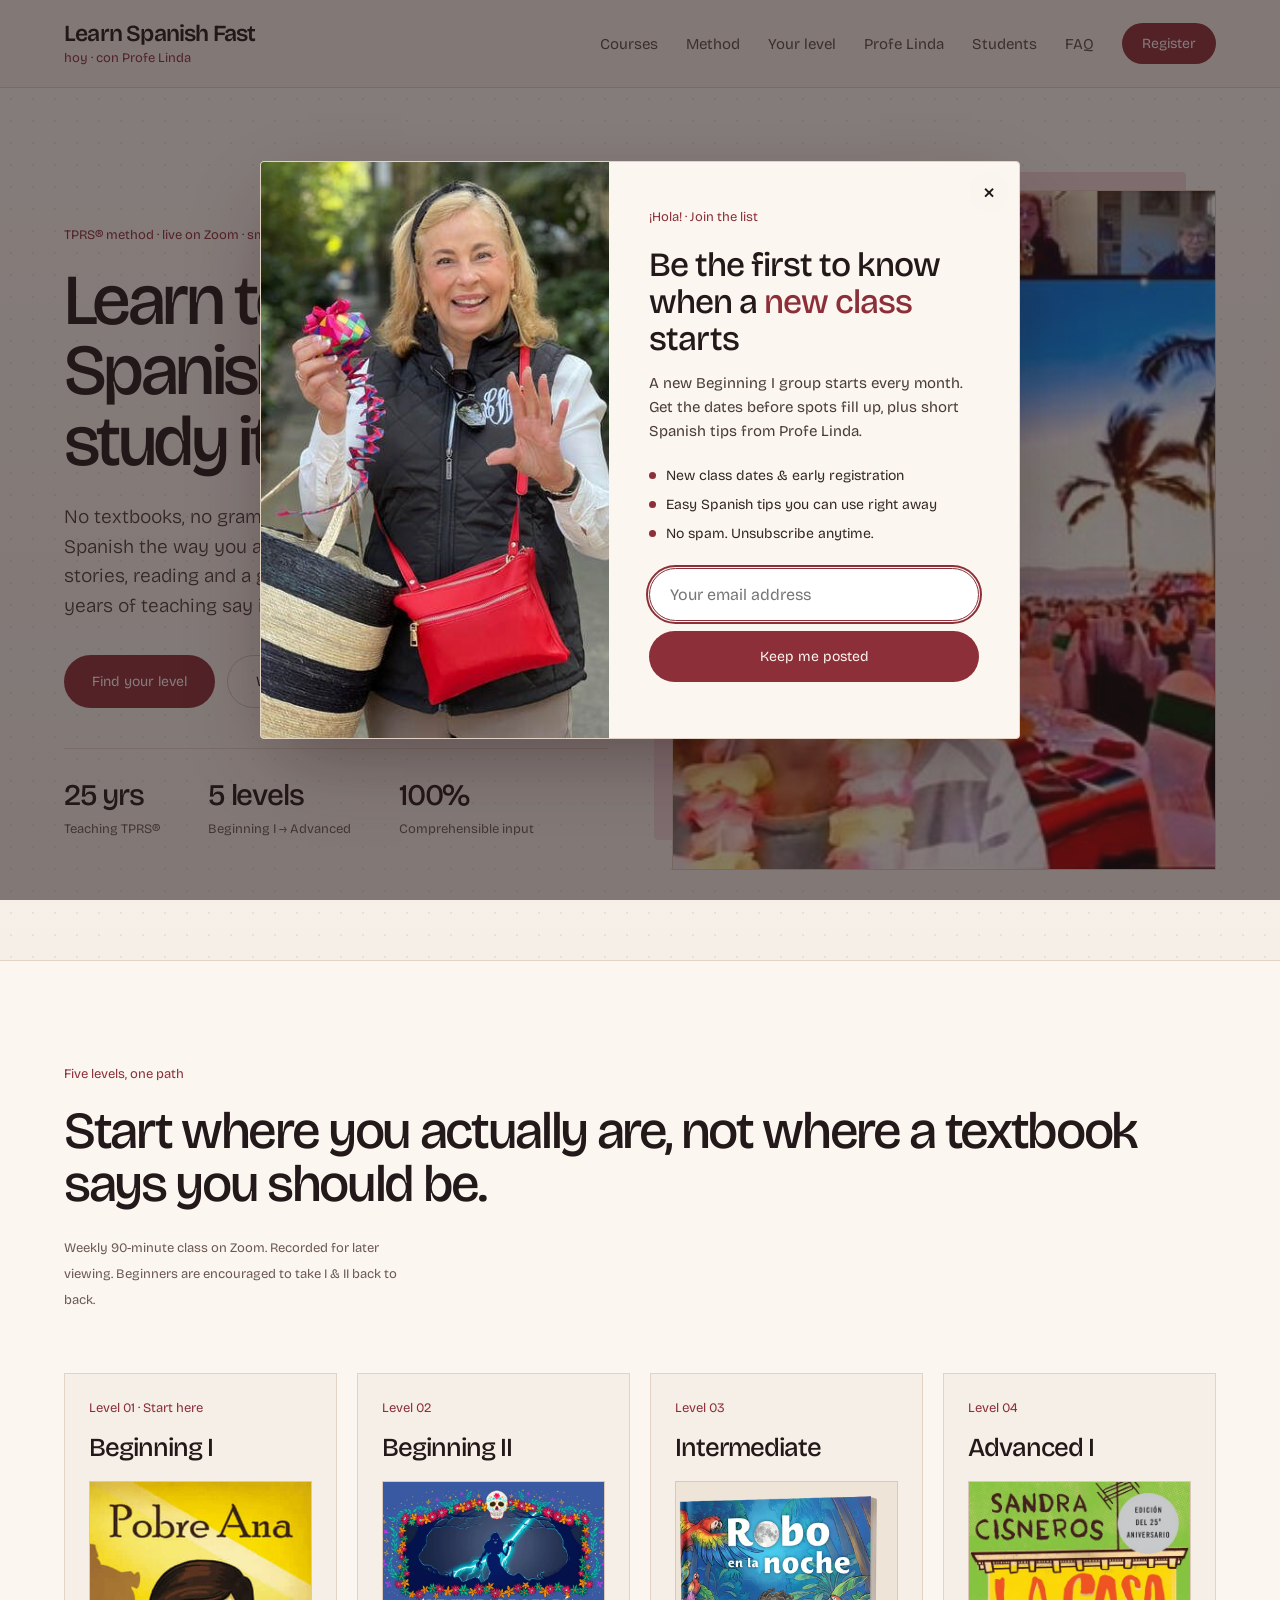
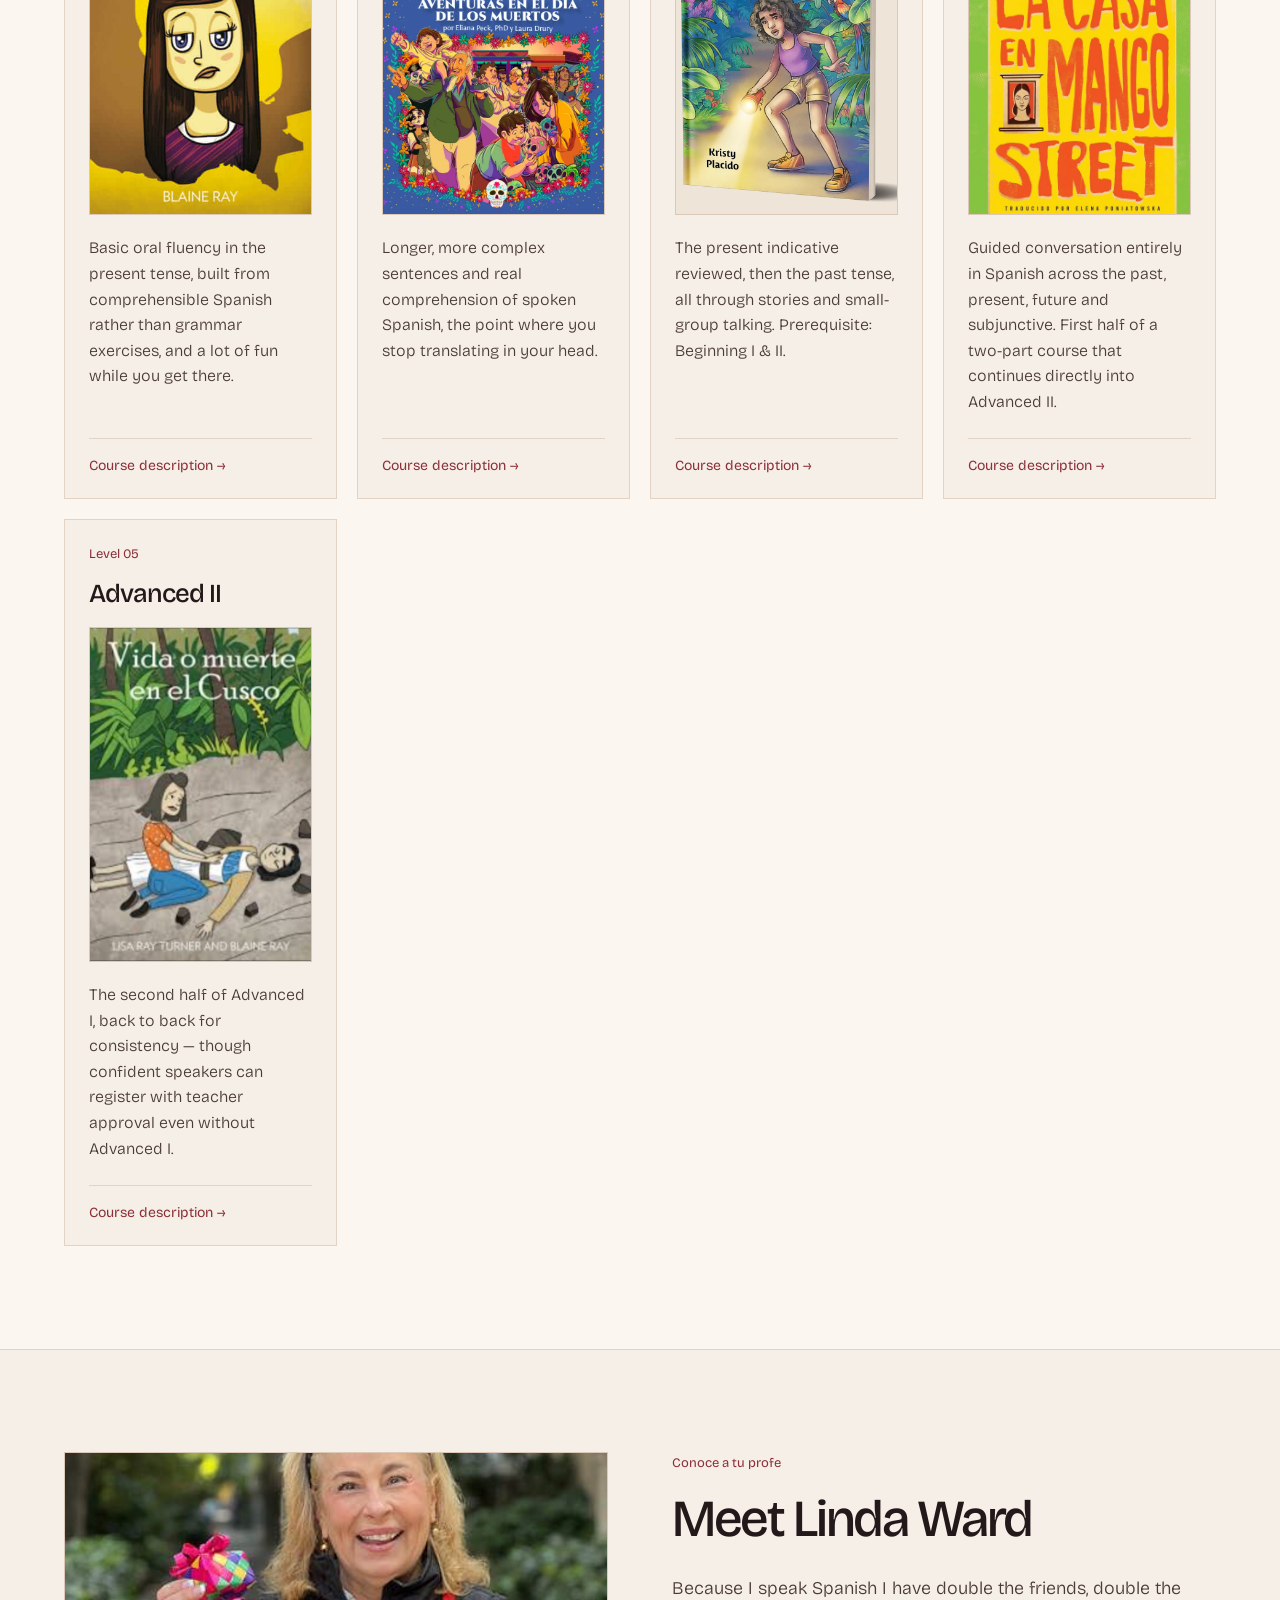
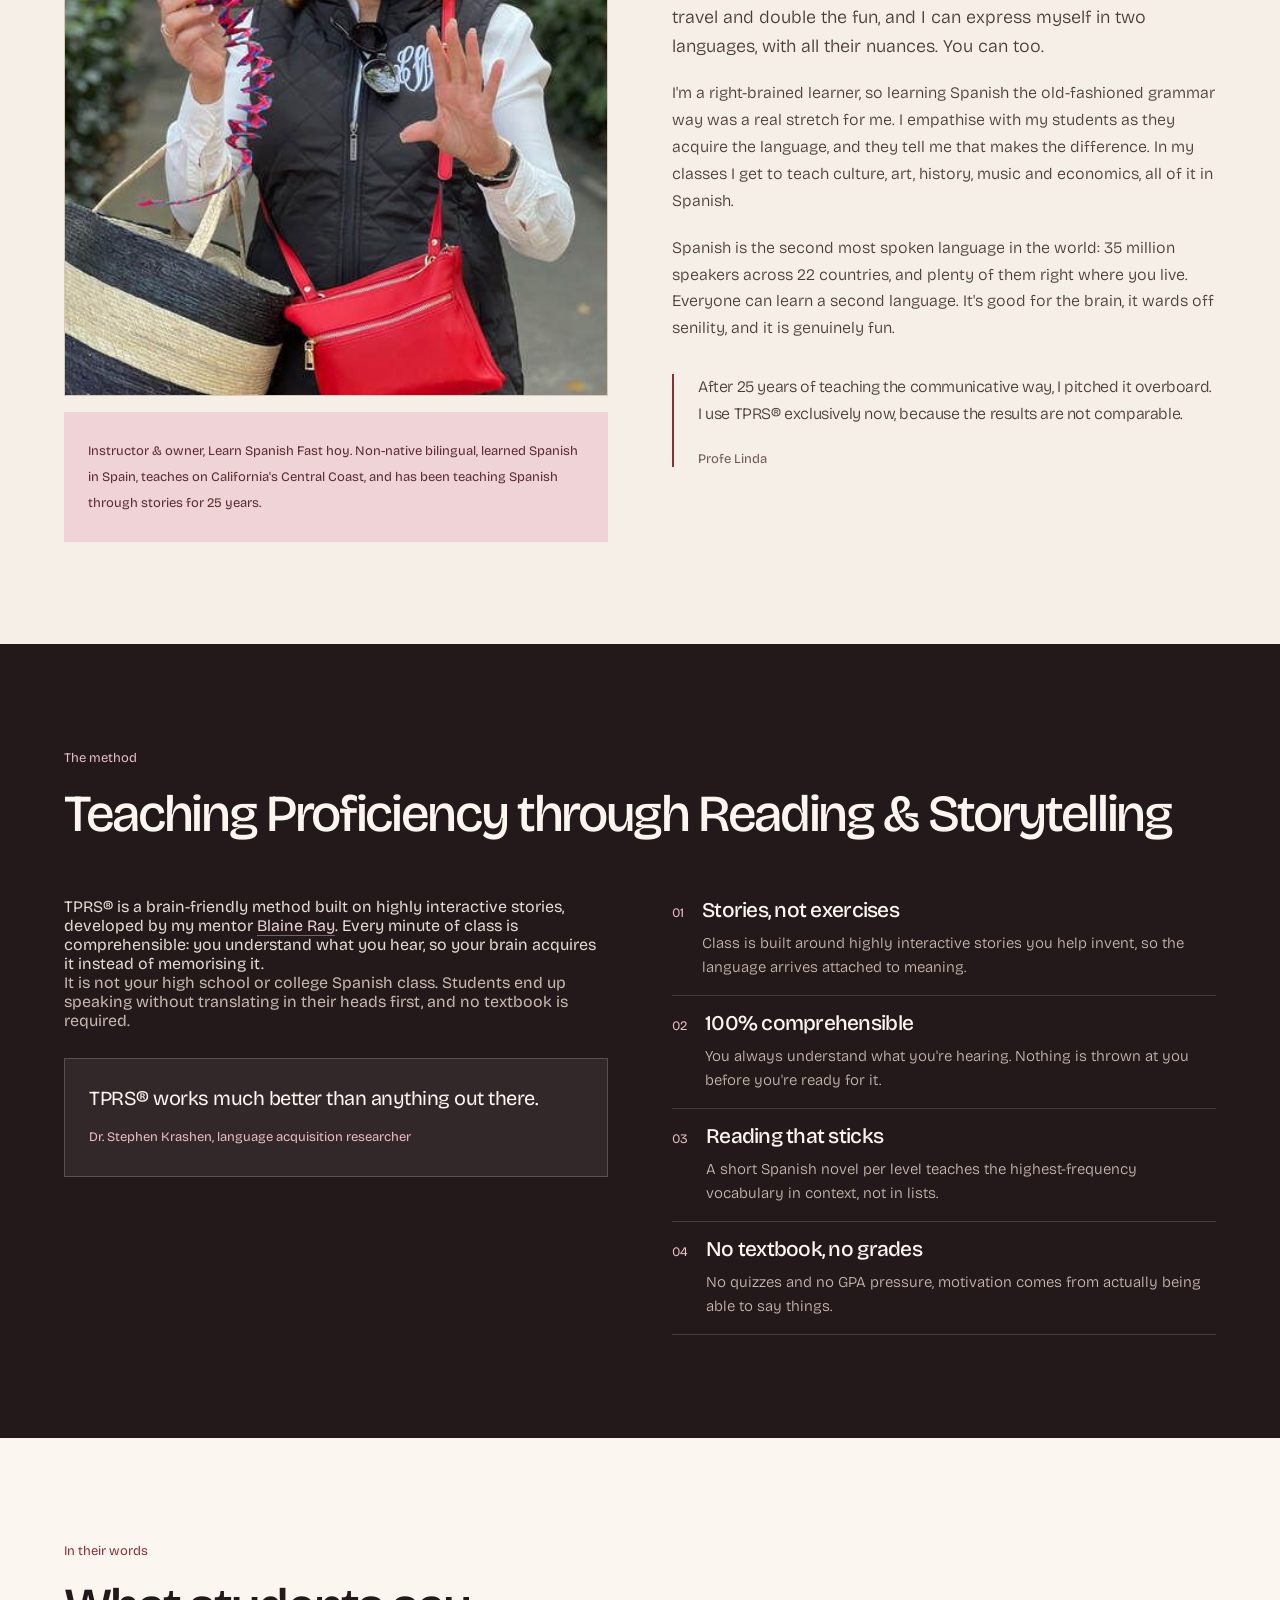
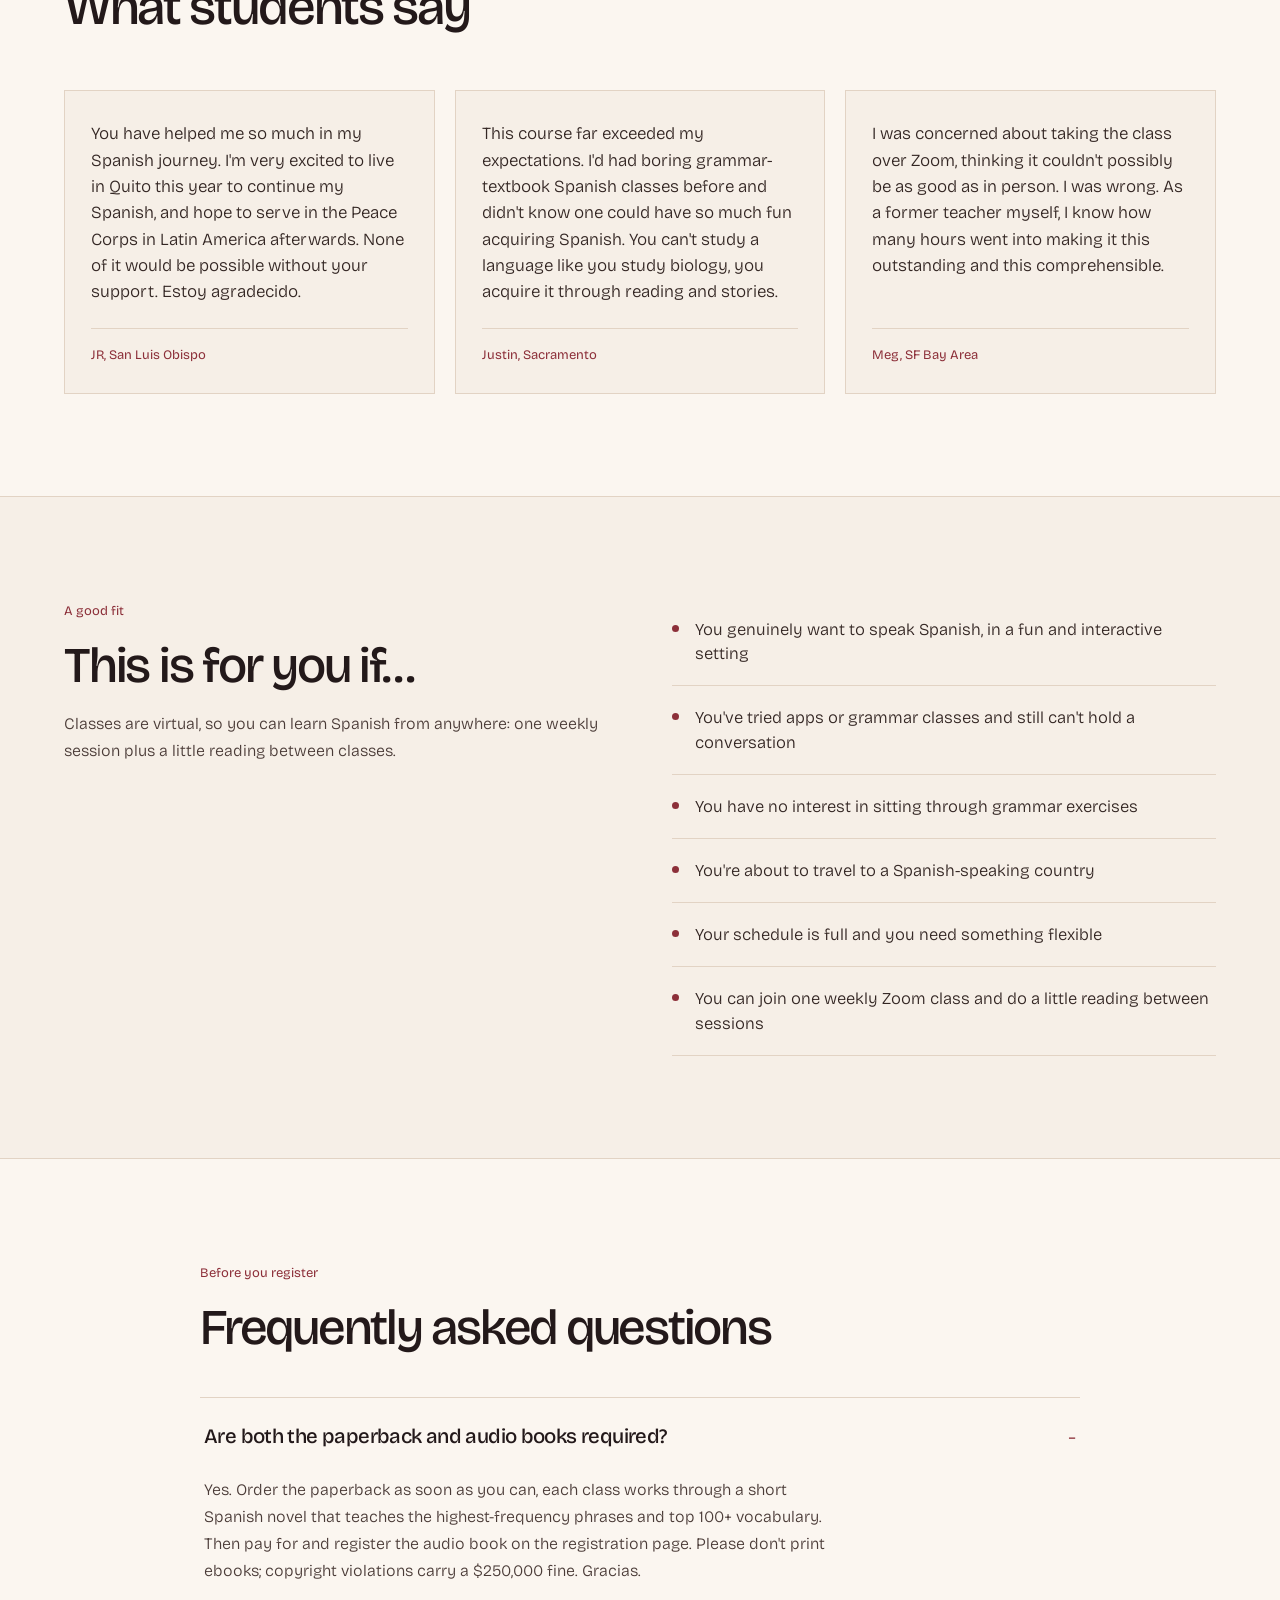
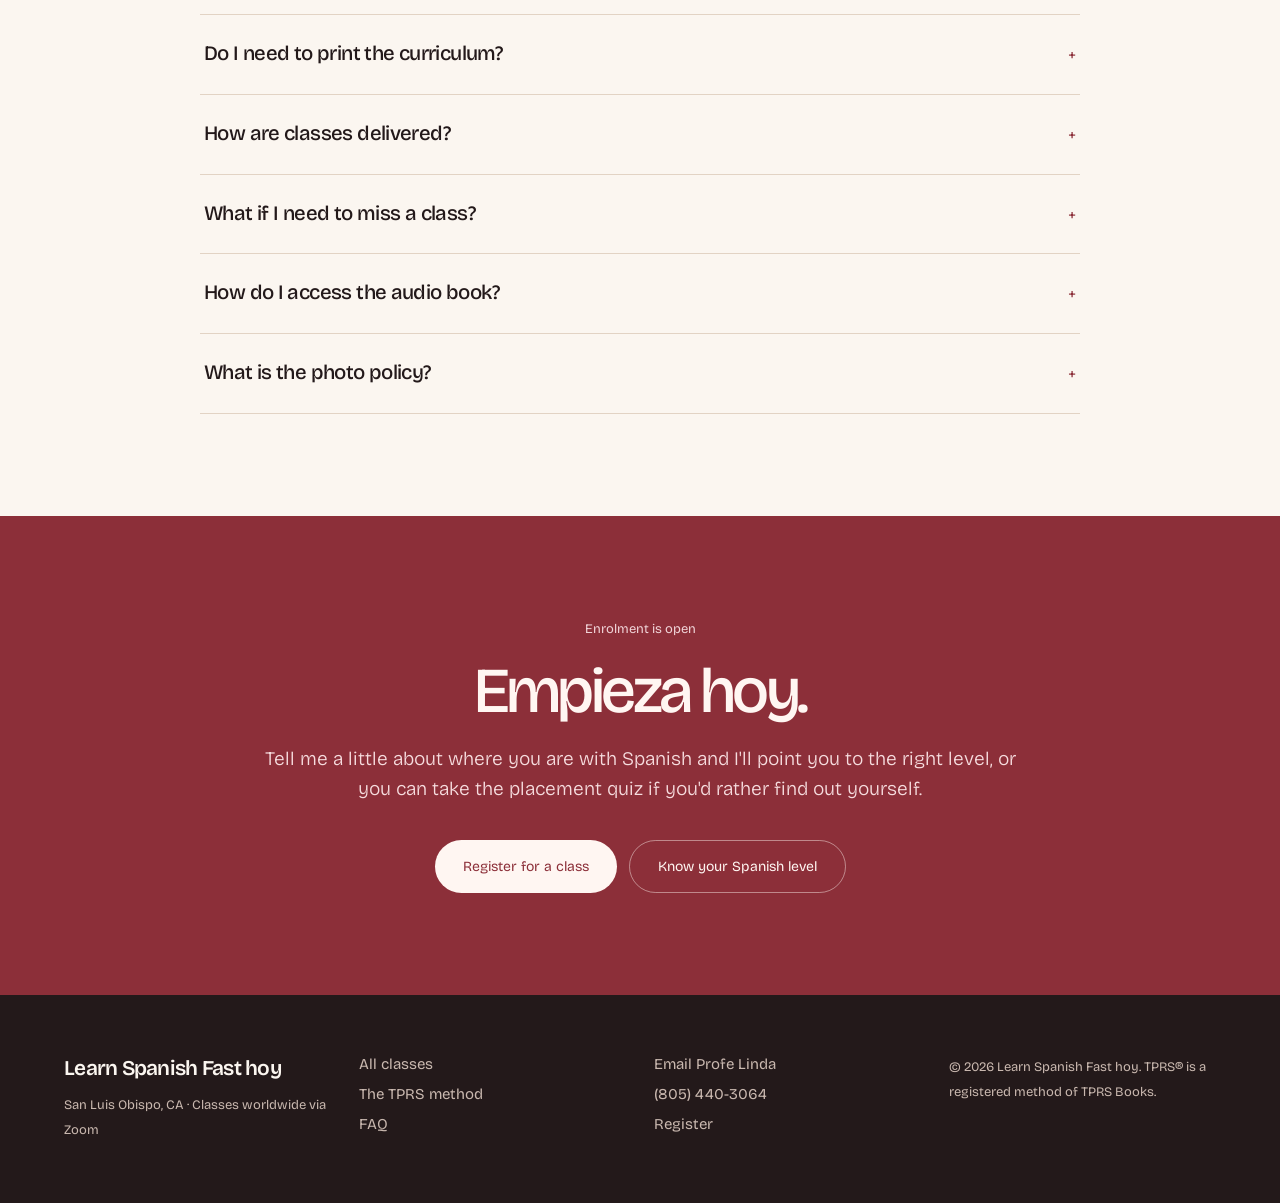
<file: index.html>
<!DOCTYPE html>
<html lang="en">
<head>
<meta charset="utf-8">
<meta name="viewport" content="width=device-width, initial-scale=1">
<title>Learn Spanish Fast hoy — Learn to speak Spanish, not to study it</title>
<meta name="description" content="Live Spanish classes on Zoom using the TPRS® storytelling method with Profe Linda Ward. No textbooks, no grammar drills — small groups, five levels.">
<link rel="preconnect" href="https://fonts.googleapis.com">
<link rel="preconnect" href="https://fonts.gstatic.com" crossorigin>
<link href="https://fonts.googleapis.com/css2?family=Bricolage+Grotesque:opsz,wght@12..96,300;12..96,400;12..96,500;12..96,600;12..96,700&display=swap" rel="stylesheet">
<link rel="stylesheet" href="css/style.css">
</head>
<body>

<header class="site-header">
  <a href="index.html" class="logo">
    <strong>Learn Spanish Fast</strong>
    <span>hoy · con Profe Linda</span>
  </a>
  <button type="button" class="nav-toggle" aria-expanded="false" aria-controls="site-nav" aria-label="Menu">
    <span></span><span></span><span></span>
  </button>
  <nav class="site-nav" id="site-nav">
    <div class="flyout">
      <a href="all-classes.html" class="nav-link flyout-trigger" aria-haspopup="true" aria-expanded="false">Courses</a>
      <div class="flyout-panel" hidden>
        <a href="all-classes.html" class="flyout-item flyout-item--lead">All classes</a>
        <a href="all-classes.html#beginning-i" class="flyout-item">Beginning I</a>
        <a href="all-classes.html#beginning-ii" class="flyout-item">Beginning II</a>
        <a href="all-classes.html#intermediate" class="flyout-item">Intermediate</a>
        <a href="all-classes.html#advanced-i" class="flyout-item">Advanced I</a>
        <a href="all-classes.html#advanced-ii" class="flyout-item">Advanced II</a>
      </div>
    </div>
    <a href="#method" class="nav-link">Method</a>
    <a href="know-your-level.html" class="nav-link">Your level</a>
    <a href="about.html" class="nav-link">Profe Linda</a>
    <a href="#voices" class="nav-link">Students</a>
    <a href="#faq" class="nav-link">FAQ</a>
    <a href="all-classes.html" class="nav-register">Register</a>
  </nav>
</header>

<section id="top" class="hero">
  <div class="hero-dots"></div>
  <div class="wrap hero-grid">
    <div class="rise">
      <div class="eyebrow">TPRS® method · live on Zoom · small groups</div>
      <h1>Learn to <em class="accent-em">speak</em> Spanish, not to study it.</h1>
      <p class="lead">No textbooks, no grammar drills, no quizzes. You acquire Spanish the way you acquired your first language: through stories, reading and a great deal of laughing. Twenty-five years of teaching say it works.</p>
      <div class="pill-row" style="margin-bottom: 40px">
        <a href="#courses" class="pill pill--accent">Find your level</a>
        <a href="#method" class="pill pill--outline">What is TPRS?</a>
      </div>
      <div class="stat-row">
        <div><div class="stat-figure">25 yrs</div><div class="stat-label">Teaching TPRS®</div></div>
        <div><div class="stat-figure">5 levels</div><div class="stat-label">Beginning I → Advanced</div></div>
        <div><div class="stat-figure">100%</div><div class="stat-label">Comprehensible input</div></div>
      </div>
    </div>
    <div class="ph-offset">
      <div class="ph ph--4x5 ph--filled">
        <img src="img/profe-linda-hero.jpg" alt="Profe Linda Ward teaching a live Zoom class">
      </div>
    </div>
  </div>
</section>

<section id="courses" class="section section--panel">
  <div class="wrap">
    <div class="section-header">
      <div>
        <div class="eyebrow">Five levels, one path</div>
        <h2 style="max-width: 22em">Start where you actually are, not where a textbook says you should be.</h2>
      </div>
      <p class="section-meta">Weekly 90-minute class on Zoom. Recorded for later viewing. Beginners are encouraged to take I &amp; II back to back.</p>
    </div>
    <div class="card-grid">
      <article class="course-card">
        <div class="course-tag">Level 01 · Start here</div>
        <h3>Beginning I</h3>
        <a href="https://www.tprsbooks.com/shop/pobre-ana/" target="_blank" rel="noopener" class="cover-link" aria-label="Pobre Ana: see the book (opens in a new tab)"><div class="ph ph--2x3 ph--filled" style="margin-bottom:20px"><img src="img/novel-pobre-ana.jpg" alt="Pobre Ana novel cover, by Blaine Ray"></div></a>
        <p class="course-blurb">Basic oral fluency in the present tense, built from comprehensible Spanish rather than grammar exercises, and a lot of fun while you get there.</p>
        <a href="all-classes.html#beginning-i" class="course-link">Course description →</a>
      </article>
      <article class="course-card">
        <div class="course-tag">Level 02</div>
        <h3>Beginning II</h3>
        <a href="https://www.tprsbooks.com/shop/aventuras-en-el-dia-de-los-muertos/" target="_blank" rel="noopener" class="cover-link" aria-label="Aventuras en el Día de los Muertos: see the book (opens in a new tab)"><div class="ph ph--2x3 ph--filled" style="margin-bottom:20px"><img src="img/novel-aventuras-dia-de-los-muertos.webp" alt="Aventuras en el Día de los Muertos novel cover, by Eliana Peck, PhD and Laura Drury"></div></a>
        <p class="course-blurb">Longer, more complex sentences and real comprehension of spoken Spanish, the point where you stop translating in your head.</p>
        <a href="all-classes.html#beginning-ii" class="course-link">Course description →</a>
      </article>
      <article class="course-card">
        <div class="course-tag">Level 03</div>
        <h3>Intermediate</h3>
        <a href="https://www.waysidepublishing.com/languages/spanish/robo-en-la-noche" target="_blank" rel="noopener" class="cover-link" aria-label="Robo en la Noche: see the book (opens in a new tab)"><div class="ph ph--2x3 ph--filled" style="margin-bottom:20px"><img src="img/novel-robo-en-la-noche.webp" alt="Robo en la Noche novel cover, by Kristy Placido"></div></a>
        <p class="course-blurb">The present indicative reviewed, then the past tense, all through stories and small-group talking. Prerequisite: Beginning I &amp; II.</p>
        <a href="all-classes.html#intermediate" class="course-link">Course description →</a>
      </article>
      <article class="course-card">
        <div class="course-tag">Level 04</div>
        <h3>Advanced I</h3>
        <a href="https://www.amazon.com/dp/B00C8S9VAW" target="_blank" rel="noopener" class="cover-link" aria-label="La Casa en Mango Street: see the book (opens in a new tab)"><div class="ph ph--2x3 ph--filled" style="margin-bottom:20px"><img src="img/novel-casa-mango-street.webp" alt="La Casa en Mango Street novel cover, by Sandra Cisneros, translated by Elena Poniatowska (25th anniversary edition)"></div></a>
        <p class="course-blurb">Guided conversation entirely in Spanish across the past, present, future and subjunctive. First half of a two-part course that continues directly into Advanced II.</p>
        <a href="all-classes.html#advanced-i" class="course-link">Course description →</a>
      </article>
      <article class="course-card">
        <div class="course-tag">Level 05</div>
        <h3>Advanced II</h3>
        <a href="https://www.tprsbooks.com/shop/vida-o-muerte-en-el-cusco/" target="_blank" rel="noopener" class="cover-link" aria-label="Vida o Muerte en el Cusco: see the book (opens in a new tab)"><div class="ph ph--2x3 ph--filled" style="margin-bottom:20px"><img src="img/novel-vida-o-muerte-cusco.jpg" alt="Vida o Muerte en el Cusco novel cover, by Lisa Ray Turner and Blaine Ray"></div></a>
        <p class="course-blurb">The second half of Advanced I, back to back for consistency — though confident speakers can register with teacher approval even without Advanced I.</p>
        <a href="all-classes.html#advanced-ii" class="course-link">Course description →</a>
      </article>
    </div>
  </div>
</section>

<section id="profe" class="section">
  <div class="wrap profe-grid">
    <div class="profe-media">
      <div class="ph ph--1x1 ph--filled"><img src="img/profe-linda-meet.jpg" alt="Profe Linda Ward, instructor at Learn Spanish Fast hoy"></div>
      <div class="profe-card">
        <p>Instructor &amp; owner, Learn Spanish Fast hoy. Non-native bilingual, learned Spanish in Spain, teaches on California's Central Coast, and has been teaching Spanish through stories for 25 years.</p>
      </div>
    </div>
    <div class="prose">
      <div class="eyebrow">Conoce a tu profe</div>
      <h2 style="margin-bottom:28px">Meet Linda Ward</h2>
      <p class="lead-p">Because I speak Spanish I have double the friends, double the travel and double the fun, and I can express myself in two languages, with all their nuances. You can too.</p>
      <p>I'm a right-brained learner, so learning Spanish the old-fashioned grammar way was a real stretch for me. I empathise with my students as they acquire the language, and they tell me that makes the difference. In my classes I get to teach culture, art, history, music and economics, all of it in Spanish.</p>
      <p style="margin-bottom:32px">Spanish is the second most spoken language in the world: 35 million speakers across 22 countries, and plenty of them right where you live. Everyone can learn a second language. It's good for the brain, it wards off senility, and it is genuinely fun.</p>
      <blockquote>
        <p>After 25 years of teaching the communicative way, I pitched it overboard. I use TPRS® exclusively now, because the results are not comparable.</p>
        <cite>Profe Linda</cite>
      </blockquote>
    </div>
  </div>
</section>

<section id="method" class="section section--ink">
  <div class="wrap">
    <div class="eyebrow" style="color:var(--accent-pale-dark)">The method</div>
    <h2 style="max-width:24em; color:var(--text-dark-3); margin-bottom: clamp(36px,5vw,56px)">Teaching Proficiency through Reading &amp; Storytelling</h2>
    <div class="method-grid">
      <div>
        <p class="lead-p" style="color:var(--text-dark-2)">TPRS® is a brain-friendly method built on highly interactive stories, developed by my mentor <a href="https://www.tprsbooks.com/secondary-language-teaching-using-tprs-method/" target="_blank" rel="noopener" class="inline-link-on-ink">Blaine Ray</a>. Every minute of class is comprehensible: you understand what you hear, so your brain acquires it instead of memorising it.</p>
        <p style="color:var(--text-dark-1); margin-bottom:28px">It is not your high school or college Spanish class. Students end up speaking without translating in their heads first, and no textbook is required.</p>
        <blockquote class="method-quote">
          <p>TPRS® works much better than anything out there.</p>
          <cite>Dr. Stephen Krashen, language acquisition researcher</cite>
        </blockquote>
      </div>
      <div class="pillars">
        <div class="pillar"><span class="pillar-n">01</span><div><h3>Stories, not exercises</h3><p>Class is built around highly interactive stories you help invent, so the language arrives attached to meaning.</p></div></div>
        <div class="pillar"><span class="pillar-n">02</span><div><h3>100% comprehensible</h3><p>You always understand what you're hearing. Nothing is thrown at you before you're ready for it.</p></div></div>
        <div class="pillar"><span class="pillar-n">03</span><div><h3>Reading that sticks</h3><p>A short Spanish novel per level teaches the highest-frequency vocabulary in context, not in lists.</p></div></div>
        <div class="pillar"><span class="pillar-n">04</span><div><h3>No textbook, no grades</h3><p>No quizzes and no GPA pressure, motivation comes from actually being able to say things.</p></div></div>
      </div>
    </div>
  </div>
</section>

<section id="voices" class="section section--panel" style="border-top:0">
  <div class="wrap">
    <div class="eyebrow">In their words</div>
    <h2 style="max-width:20em; margin-bottom: clamp(36px,5vw,56px)">What students say</h2>
    <div class="quote-grid">
      <figure class="quote-card">
        <blockquote>You have helped me so much in my Spanish journey. I'm very excited to live in Quito this year to continue my Spanish, and hope to serve in the Peace Corps in Latin America afterwards. None of it would be possible without your support. Estoy agradecido.</blockquote>
        <figcaption>JR, San Luis Obispo</figcaption>
      </figure>
      <figure class="quote-card">
        <blockquote>This course far exceeded my expectations. I'd had boring grammar-textbook Spanish classes before and didn't know one could have so much fun acquiring Spanish. You can't study a language like you study biology, you acquire it through reading and stories.</blockquote>
        <figcaption>Justin, Sacramento</figcaption>
      </figure>
      <figure class="quote-card">
        <blockquote>I was concerned about taking the class over Zoom, thinking it couldn't possibly be as good as in person. I was wrong. As a former teacher myself, I know how many hours went into making it this outstanding and this comprehensible.</blockquote>
        <figcaption>Meg, SF Bay Area</figcaption>
      </figure>
    </div>
  </div>
</section>

<section class="section">
  <div class="wrap" style="display:grid; grid-template-columns:repeat(auto-fit,minmax(300px,1fr)); gap:clamp(32px,5vw,72px)">
    <div>
      <div class="eyebrow">A good fit</div>
      <h2 style="font-size:clamp(32px,4.2vw,50px); line-height:1; margin-bottom:20px">This is for you if…</h2>
      <p style="font-size:16px; line-height:1.68; font-weight:300; color:var(--body-text)">Classes are virtual, so you can learn Spanish from anywhere: one weekly session plus a little reading between classes.</p>
    </div>
    <ul class="fit-list">
      <li><span class="fit-dot"></span><span>You genuinely want to speak Spanish, in a fun and interactive setting</span></li>
      <li><span class="fit-dot"></span><span>You've tried apps or grammar classes and still can't hold a conversation</span></li>
      <li><span class="fit-dot"></span><span>You have no interest in sitting through grammar exercises</span></li>
      <li><span class="fit-dot"></span><span>You're about to travel to a Spanish-speaking country</span></li>
      <li><span class="fit-dot"></span><span>Your schedule is full and you need something flexible</span></li>
      <li><span class="fit-dot"></span><span>You can join one weekly Zoom class and do a little reading between sessions</span></li>
    </ul>
  </div>
</section>


<section id="faq" class="section section--panel" style="border-bottom:0">
  <div class="wrap--narrow">
    <div class="eyebrow">Before you register</div>
    <h2 style="font-size:clamp(32px,4.2vw,50px); line-height:1; margin-bottom:clamp(28px,4vw,44px)">Frequently asked questions</h2>
    <div class="faq-list">
      <div class="faq-row">
        <button type="button" class="faq-q" aria-expanded="true">
          <span class="faq-q-text">Are both the paperback and audio books required?</span>
          <span class="faq-sign">−</span>
        </button>
        <div class="faq-a">Yes. Order the paperback as soon as you can, each class works through a short Spanish novel that teaches the highest-frequency phrases and top 100+ vocabulary. Then pay for and register the audio book on the registration page. Please don't print ebooks; copyright violations carry a $250,000 fine. Gracias.</div>
      </div>
      <div class="faq-row">
        <button type="button" class="faq-q" aria-expanded="false">
          <span class="faq-q-text">Do I need to print the curriculum?</span>
          <span class="faq-sign">+</span>
        </button>
        <div class="faq-a" hidden>Yes, printed curriculum in hand makes the weekly class much easier to follow.</div>
      </div>
      <div class="faq-row">
        <button type="button" class="faq-q" aria-expanded="false">
          <span class="faq-q-text">How are classes delivered?</span>
          <span class="faq-sign">+</span>
        </button>
        <div class="faq-a" hidden>All classes are remote via Zoom. You'll receive the Zoom link by email no later than the week before classes start.</div>
      </div>
      <div class="faq-row">
        <button type="button" class="faq-q" aria-expanded="false">
          <span class="faq-q-text">What if I need to miss a class?</span>
          <span class="faq-sign">+</span>
        </button>
        <div class="faq-a" hidden>Every class is recorded and posted to Google Classroom, so you'll need a Google account. That said, weekly attendance matters: lessons are sequenced so each one sets up the next.</div>
      </div>
      <div class="faq-row">
        <button type="button" class="faq-q" aria-expanded="false">
          <span class="faq-q-text">How do I access the audio book?</span>
          <span class="faq-sign">+</span>
        </button>
        <div class="faq-a" hidden>Two steps: pay $5 for the audio book on the registration page, then register your book at TPRSBooks.org using the link emailed to you.</div>
      </div>
      <div class="faq-row">
        <button type="button" class="faq-q" aria-expanded="false">
          <span class="faq-q-text">What is the photo policy?</span>
          <span class="faq-sign">+</span>
        </button>
        <div class="faq-a" hidden>By registering you agree that photos taken in class or on Zoom may be used to publicise LSF activities. If you'd rather not appear, just email Profe Linda before class starts.</div>
      </div>
    </div>
  </div>
</section>

<section id="register" class="section section--accent">
  <div class="wrap--tight">
    <div class="eyebrow" style="color:var(--accent-pale)">Enrolment is open</div>
    <h2 style="font-size:clamp(36px,5.2vw,64px); line-height:.98; letter-spacing:-0.055em; margin-bottom:22px; color:var(--ink-on-accent)">Empieza hoy.</h2>
    <p class="lead" style="max-width:none; color:var(--accent-tint); margin:0 0 36px">Tell me a little about where you are with Spanish and I'll point you to the right level, or you can take the placement quiz if you'd rather find out yourself.</p>
    <div class="pill-row" style="justify-content:center">
      <a href="mailto:profelinda246@gmail.com" class="pill pill--on-accent">Register for a class</a>
      <a href="know-your-level.html" class="pill pill--on-accent-outline">Know your Spanish level</a>
    </div>
  </div>
</section>

<footer class="site-footer">
  <div class="wrap footer-grid">
    <div>
      <div class="footer-brand">Learn Spanish Fast hoy</div>
      <p class="footer-loc">San Luis Obispo, CA · Classes worldwide via Zoom</p>
    </div>
    <div class="footer-links">
      <a href="#courses">All classes</a>
      <a href="#method">The TPRS method</a>
      <a href="#faq">FAQ</a>
    </div>
    <div class="footer-links">
      <a href="mailto:profelinda246@gmail.com">Email Profe Linda</a>
      <a href="tel:+18054403064">(805) 440-3064</a>
      <a href="#register">Register</a>
    </div>
    <div class="footer-copy">© 2026 Learn Spanish Fast hoy. TPRS® is a registered method of TPRS Books.</div>
  </div>
</footer>

<script src="js/main.js"></script>
</body>
</html>
</file>
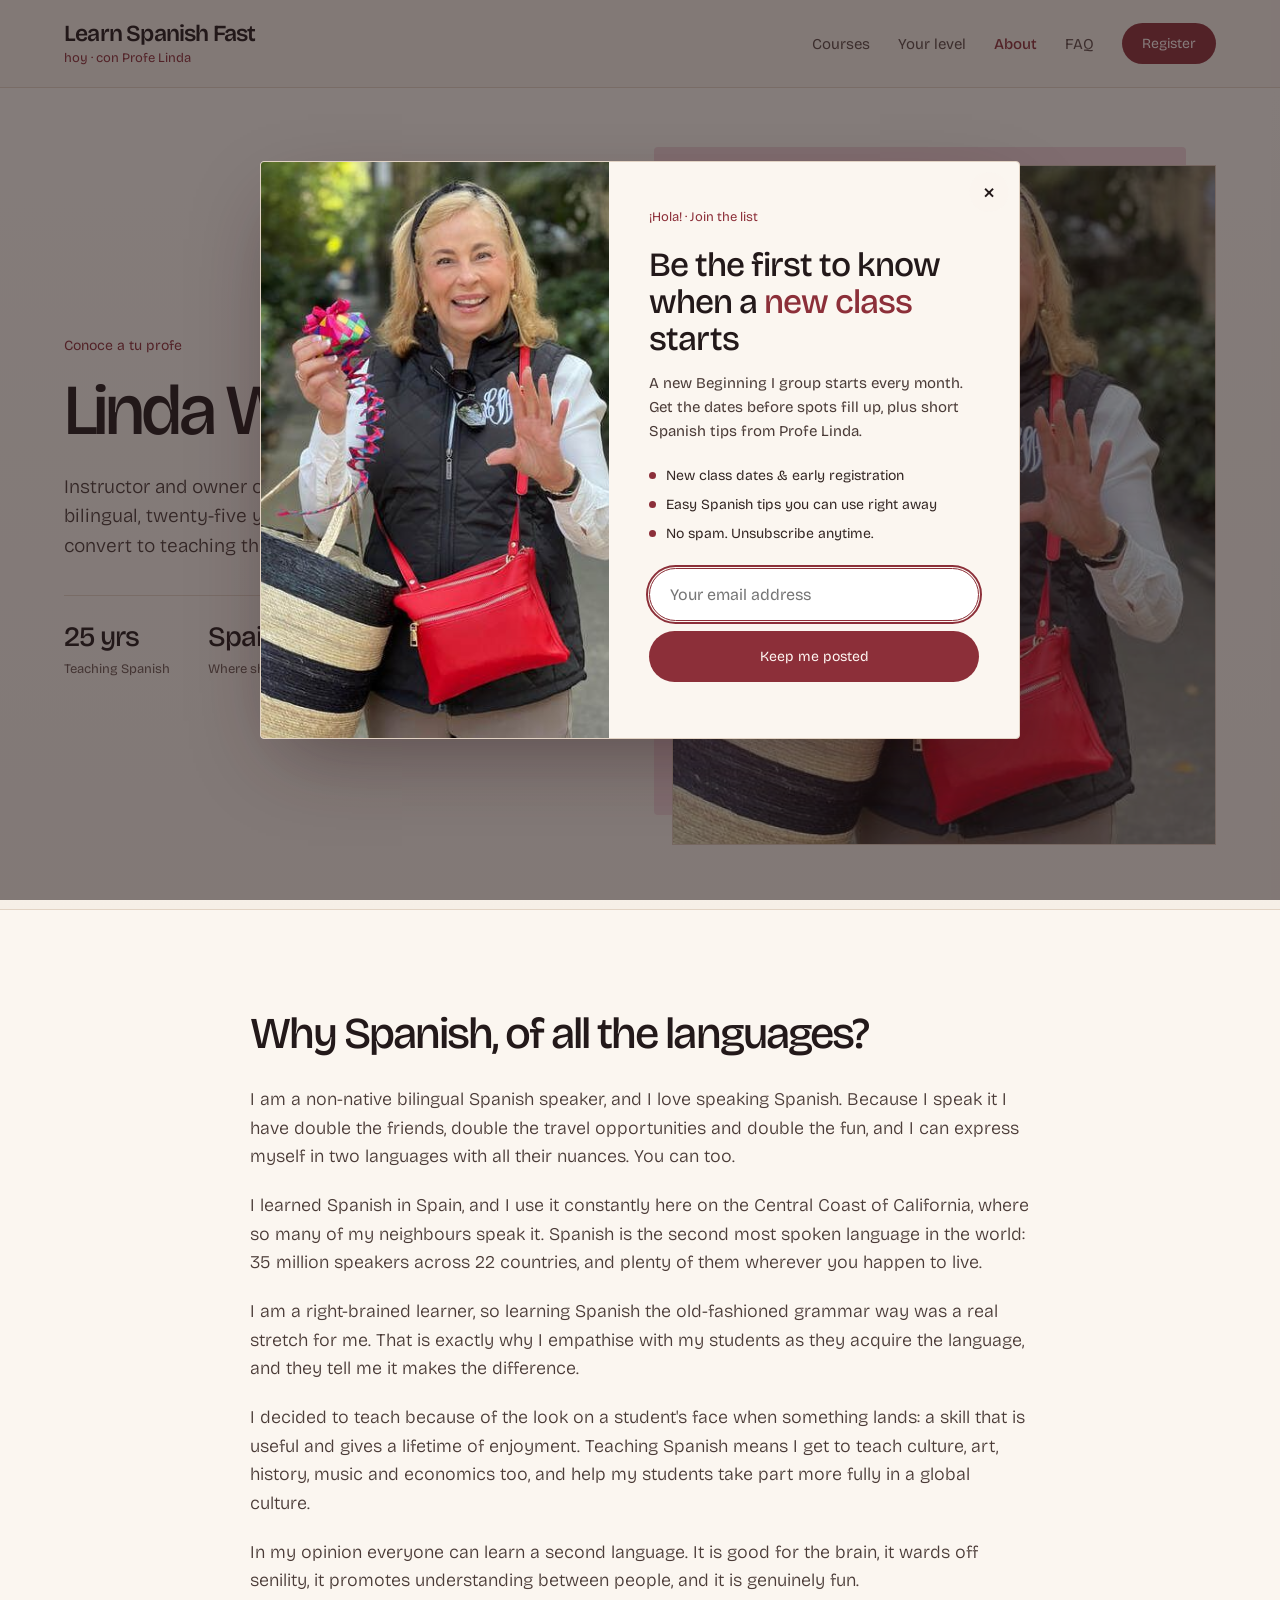
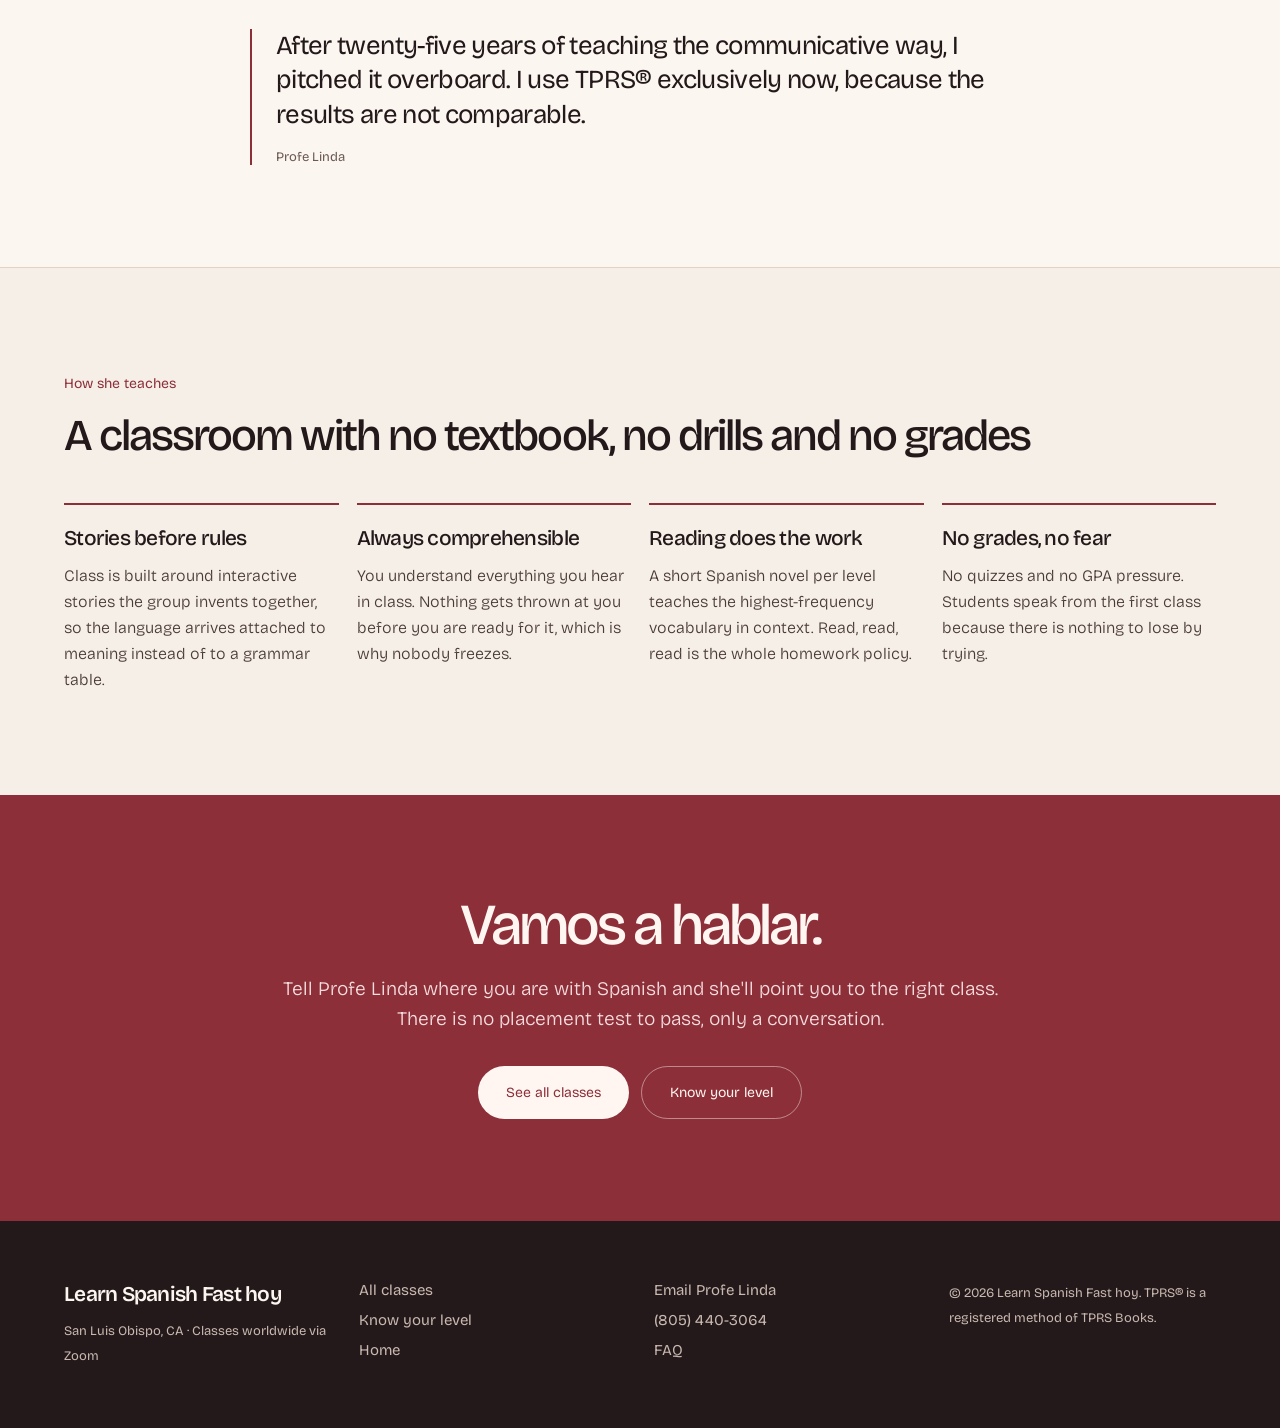
<file: about.html>
<!DOCTYPE html>
<html lang="en">
<head>
<meta charset="utf-8">
<meta name="viewport" content="width=device-width, initial-scale=1">
<title>About Profe Linda — Learn Spanish Fast hoy</title>
<meta name="description" content="Meet Linda Ward: non-native bilingual, 25 years teaching Spanish through TPRS® storytelling on California's Central Coast.">
<link rel="preconnect" href="https://fonts.googleapis.com">
<link rel="preconnect" href="https://fonts.gstatic.com" crossorigin>
<link href="https://fonts.googleapis.com/css2?family=Bricolage+Grotesque:opsz,wght@12..96,300;12..96,400;12..96,500;12..96,600;12..96,700&display=swap" rel="stylesheet">
<link rel="stylesheet" href="css/style.css">
</head>
<body>

<header class="site-header">
  <a href="index.html" class="logo">
    <strong>Learn Spanish Fast</strong>
    <span>hoy · con Profe Linda</span>
  </a>
  <button type="button" class="nav-toggle" aria-expanded="false" aria-controls="site-nav" aria-label="Menu">
    <span></span><span></span><span></span>
  </button>
  <nav class="site-nav" id="site-nav">
    <div class="flyout">
      <a href="all-classes.html" class="nav-link flyout-trigger" aria-haspopup="true" aria-expanded="false">Courses</a>
      <div class="flyout-panel" hidden>
        <a href="all-classes.html#beginning-i" class="flyout-item">Beginning I</a>
        <a href="all-classes.html#beginning-ii" class="flyout-item">Beginning II</a>
        <a href="all-classes.html#intermediate" class="flyout-item">Intermediate</a>
        <a href="all-classes.html#advanced-i" class="flyout-item">Advanced I</a>
        <a href="all-classes.html#advanced-ii" class="flyout-item">Advanced II</a>
      </div>
    </div>
    <a href="know-your-level.html" class="nav-link">Your level</a>
    <a href="about.html" class="nav-link is-active">About</a>
    <a href="index.html#faq" class="nav-link">FAQ</a>
    <a href="all-classes.html" class="nav-register">Register</a>
  </nav>
</header>

<section class="hero" style="padding:clamp(44px,6vw,88px) clamp(20px,5vw,64px) clamp(40px,5vw,72px)">
  <div class="wrap" style="display:grid; grid-template-columns:repeat(auto-fit,minmax(300px,1fr)); gap:clamp(30px,5vw,68px); align-items:center">
    <div>
      <div class="eyebrow" style="font-size:14px">Conoce a tu profe</div>
      <h1 style="font-size:clamp(40px,5.6vw,74px); line-height:.97">Linda Ward</h1>
      <p class="lead" style="max-width:32em">Instructor and owner of Learn Spanish Fast hoy. Non-native bilingual, twenty-five years in the classroom, and a complete convert to teaching through stories.</p>
      <div class="fact-row">
        <div><div class="fact-figure">25 yrs</div><div class="fact-label">Teaching Spanish</div></div>
        <div><div class="fact-figure">Spain</div><div class="fact-label">Where she learned it</div></div>
        <div><div class="fact-figure">TPRS®</div><div class="fact-label">The only method she uses</div></div>
      </div>
    </div>
    <div class="ph-offset">
      <div class="ph ph--4x5 ph--filled"><img src="img/profe-linda-meet.jpg" alt="Profe Linda Ward"></div>
    </div>
  </div>
</section>

<section class="section section--panel">
  <div class="wrap--prose">
    <h2 style="font-size:clamp(28px,3.6vw,44px); margin-bottom:28px">Why Spanish, of all the languages?</h2>
    <div class="prose">
      <p class="lead-p">I am a non-native bilingual Spanish speaker, and I love speaking Spanish. Because I speak it I have double the friends, double the travel opportunities and double the fun, and I can express myself in two languages with all their nuances. You can too.</p>
      <p class="lead-p">I learned Spanish in Spain, and I use it constantly here on the Central Coast of California, where so many of my neighbours speak it. Spanish is the second most spoken language in the world: 35 million speakers across 22 countries, and plenty of them wherever you happen to live.</p>
      <p class="lead-p">I am a right-brained learner, so learning Spanish the old-fashioned grammar way was a real stretch for me. That is exactly why I empathise with my students as they acquire the language, and they tell me it makes the difference.</p>
      <p class="lead-p">I decided to teach because of the look on a student's face when something lands: a skill that is useful and gives a lifetime of enjoyment. Teaching Spanish means I get to teach culture, art, history, music and economics too, and help my students take part more fully in a global culture.</p>
      <p class="lead-p">In my opinion everyone can learn a second language. It is good for the brain, it wards off senility, it promotes understanding between people, and it is genuinely fun.</p>
    </div>
    <blockquote style="margin-top:34px">
      <p style="font-size:clamp(20px,2.2vw,26px); line-height:1.32">After twenty-five years of teaching the communicative way, I pitched it overboard. I use TPRS® exclusively now, because the results are not comparable.</p>
      <cite>Profe Linda</cite>
    </blockquote>
  </div>
</section>

<section class="section">
  <div class="wrap">
    <div class="eyebrow" style="font-size:14px">How she teaches</div>
    <h2 style="font-size:clamp(28px,3.6vw,44px); max-width:22em; margin-bottom:clamp(28px,4vw,44px)">A classroom with no textbook, no drills and no grades</h2>
    <div class="belief-grid">
      <div class="belief-card"><h3>Stories before rules</h3><p>Class is built around interactive stories the group invents together, so the language arrives attached to meaning instead of to a grammar table.</p></div>
      <div class="belief-card"><h3>Always comprehensible</h3><p>You understand everything you hear in class. Nothing gets thrown at you before you are ready for it, which is why nobody freezes.</p></div>
      <div class="belief-card"><h3>Reading does the work</h3><p>A short Spanish novel per level teaches the highest-frequency vocabulary in context. Read, read, read is the whole homework policy.</p></div>
      <div class="belief-card"><h3>No grades, no fear</h3><p>No quizzes and no GPA pressure. Students speak from the first class because there is nothing to lose by trying.</p></div>
    </div>
  </div>
</section>

<section class="section section--accent" style="padding:clamp(52px,8vw,104px) clamp(20px,5vw,64px)">
  <div class="wrap" style="max-width:720px; margin:0 auto">
    <h2 style="font-size:clamp(32px,4.6vw,58px); line-height:.98; letter-spacing:-0.055em; margin-bottom:20px; color:var(--ink-on-accent)">Vamos a hablar.</h2>
    <p class="lead" style="max-width:none; color:var(--accent-tint); margin:0 0 32px">Tell Profe Linda where you are with Spanish and she'll point you to the right class. There is no placement test to pass, only a conversation.</p>
    <div class="pill-row" style="justify-content:center">
      <a href="all-classes.html" class="pill pill--on-accent">See all classes</a>
      <a href="know-your-level.html" class="pill pill--on-accent-outline">Know your level</a>
    </div>
  </div>
</section>

<footer class="site-footer">
  <div class="wrap footer-grid">
    <div>
      <div class="footer-brand">Learn Spanish Fast hoy</div>
      <p class="footer-loc">San Luis Obispo, CA · Classes worldwide via Zoom</p>
    </div>
    <div class="footer-links">
      <a href="all-classes.html">All classes</a>
      <a href="know-your-level.html">Know your level</a>
      <a href="index.html">Home</a>
    </div>
    <div class="footer-links">
      <a href="mailto:profelinda246@gmail.com">Email Profe Linda</a>
      <a href="tel:+18054403064">(805) 440-3064</a>
      <a href="index.html#faq">FAQ</a>
    </div>
    <div class="footer-copy">© 2026 Learn Spanish Fast hoy. TPRS® is a registered method of TPRS Books.</div>
  </div>
</footer>

<script src="js/main.js"></script>
</body>
</html>
</file>
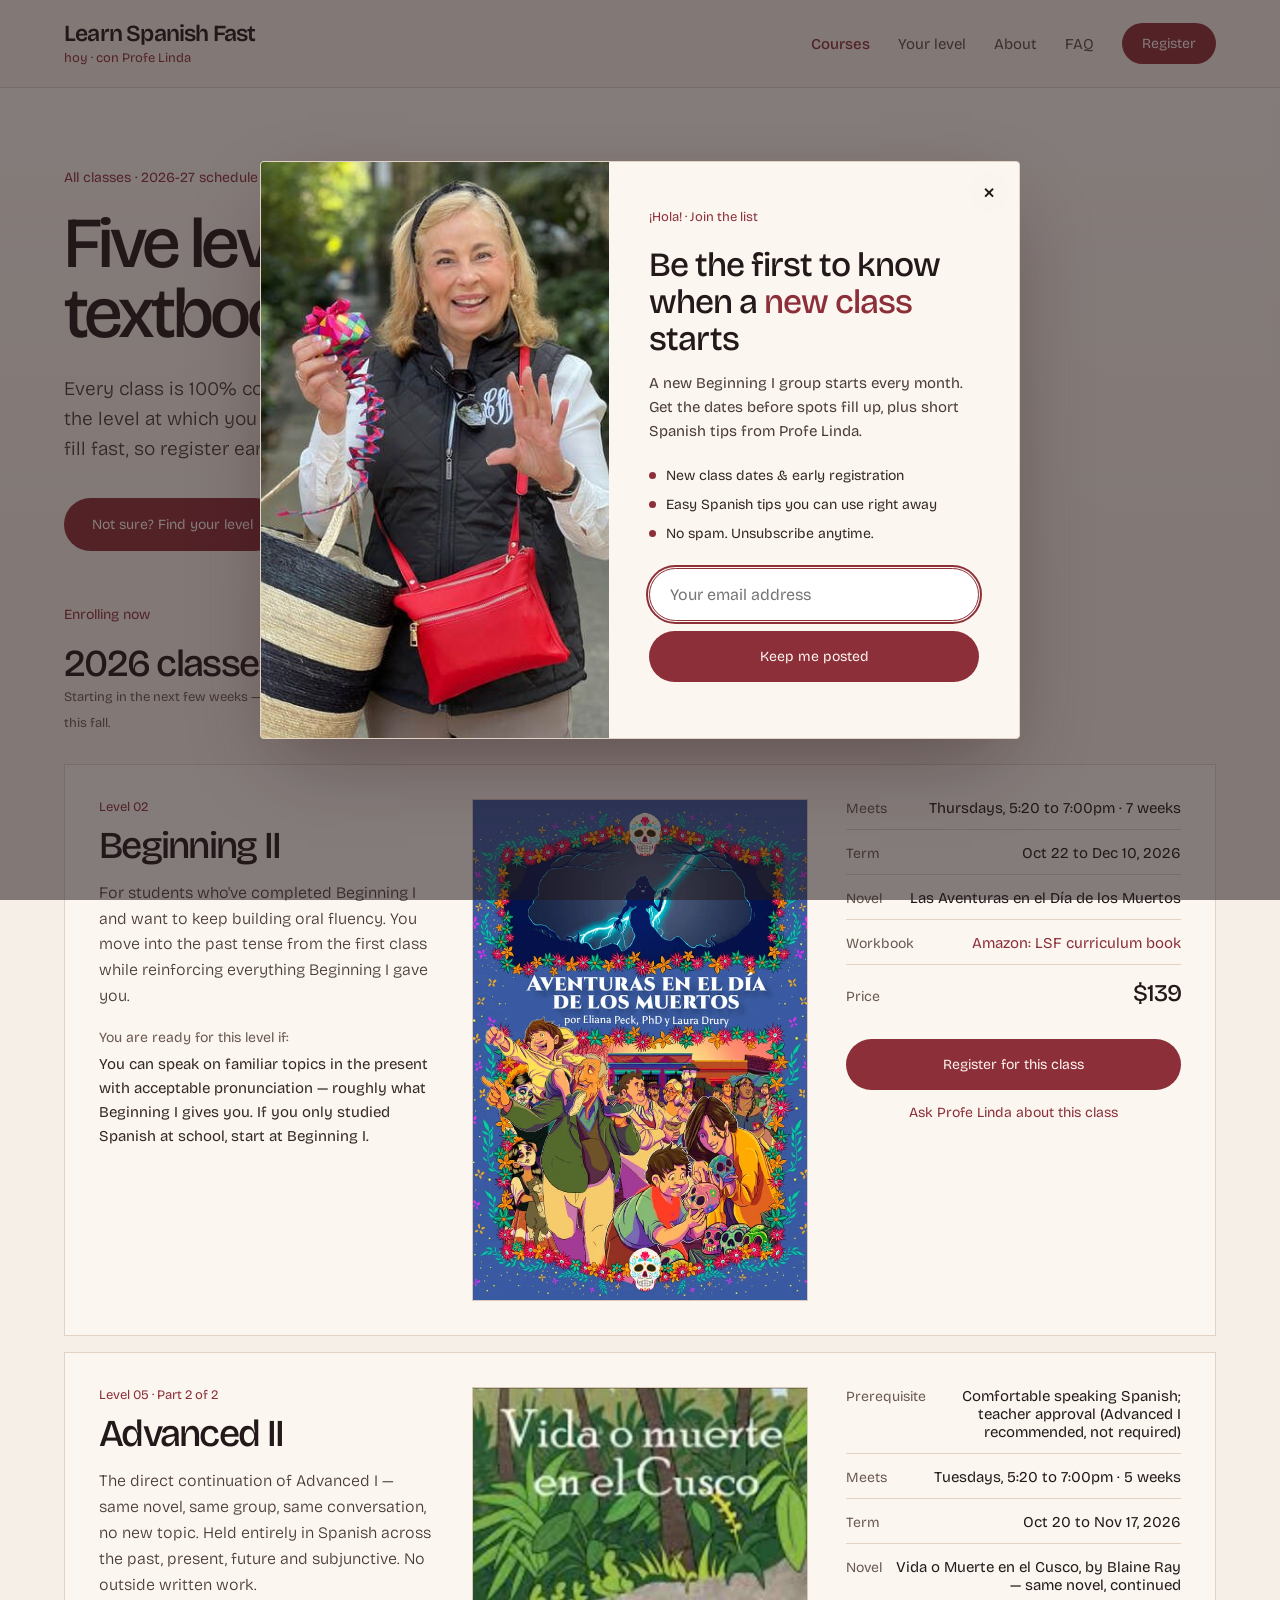
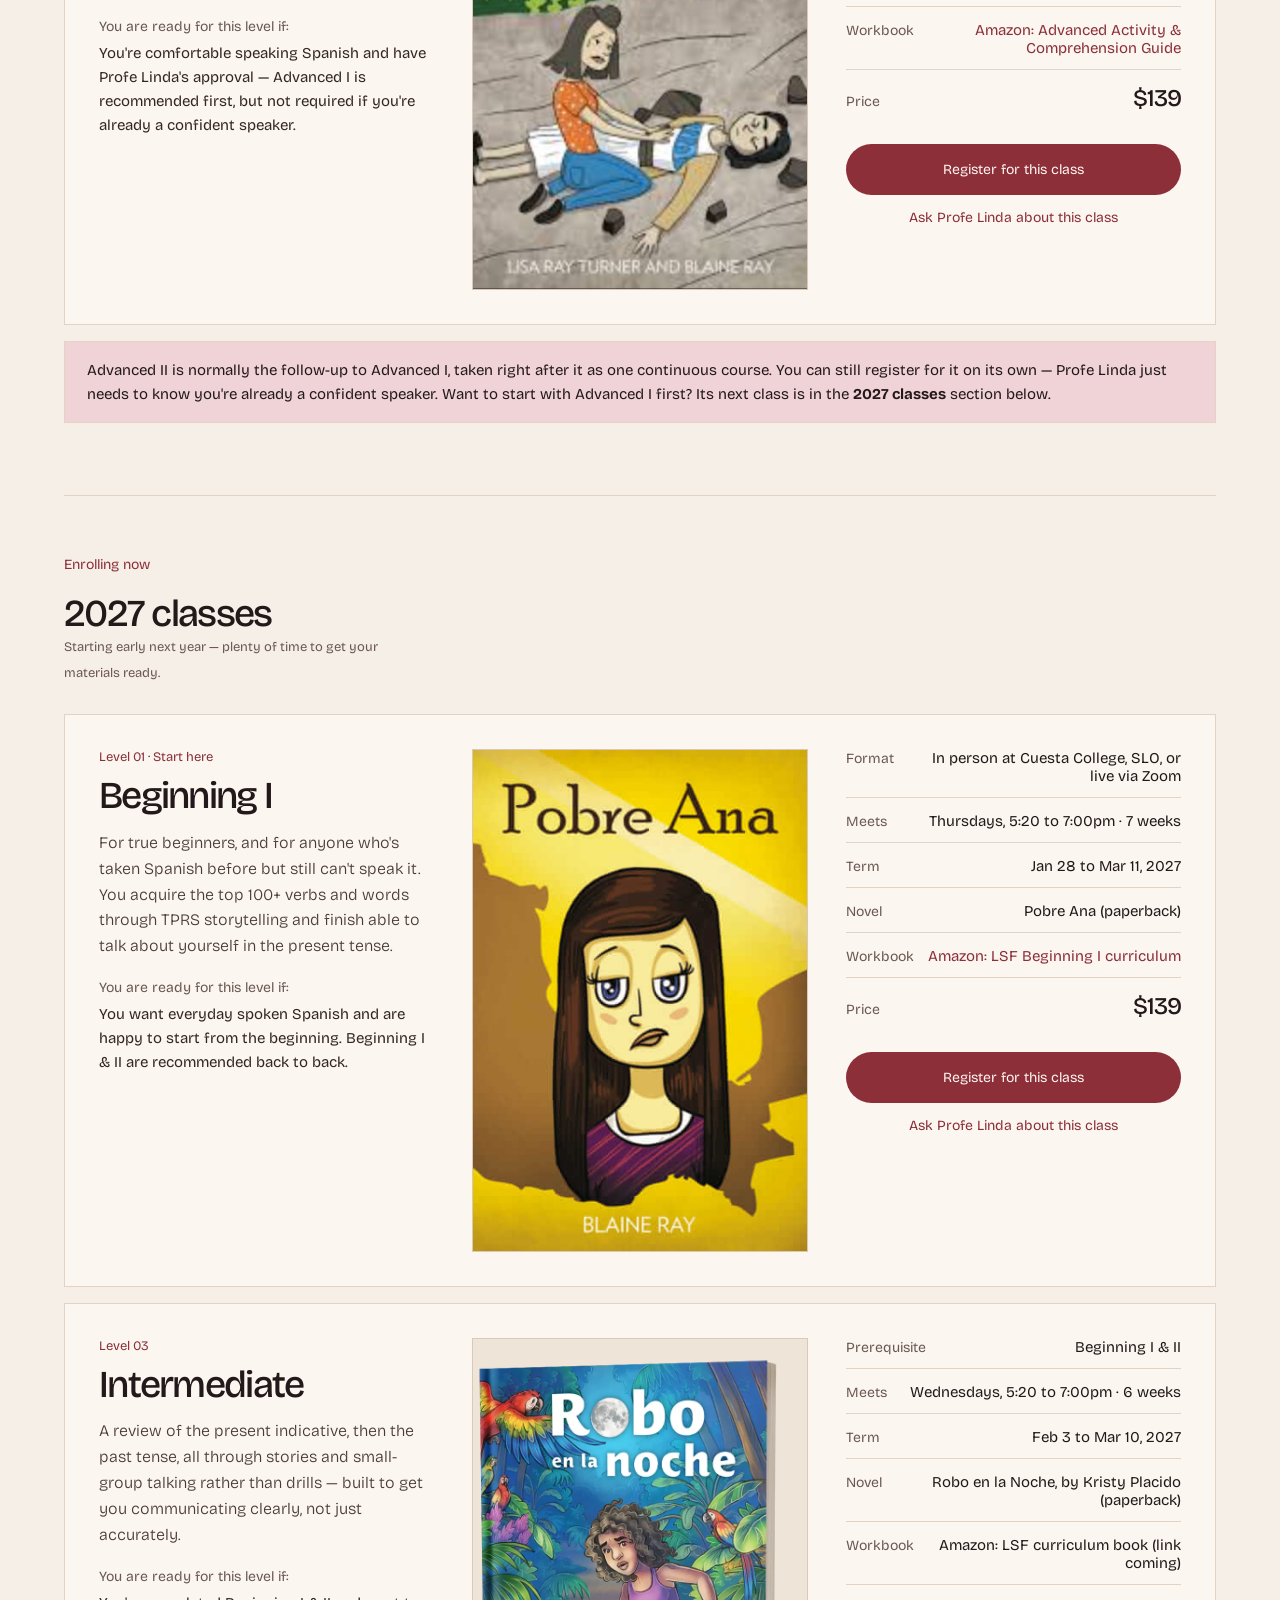
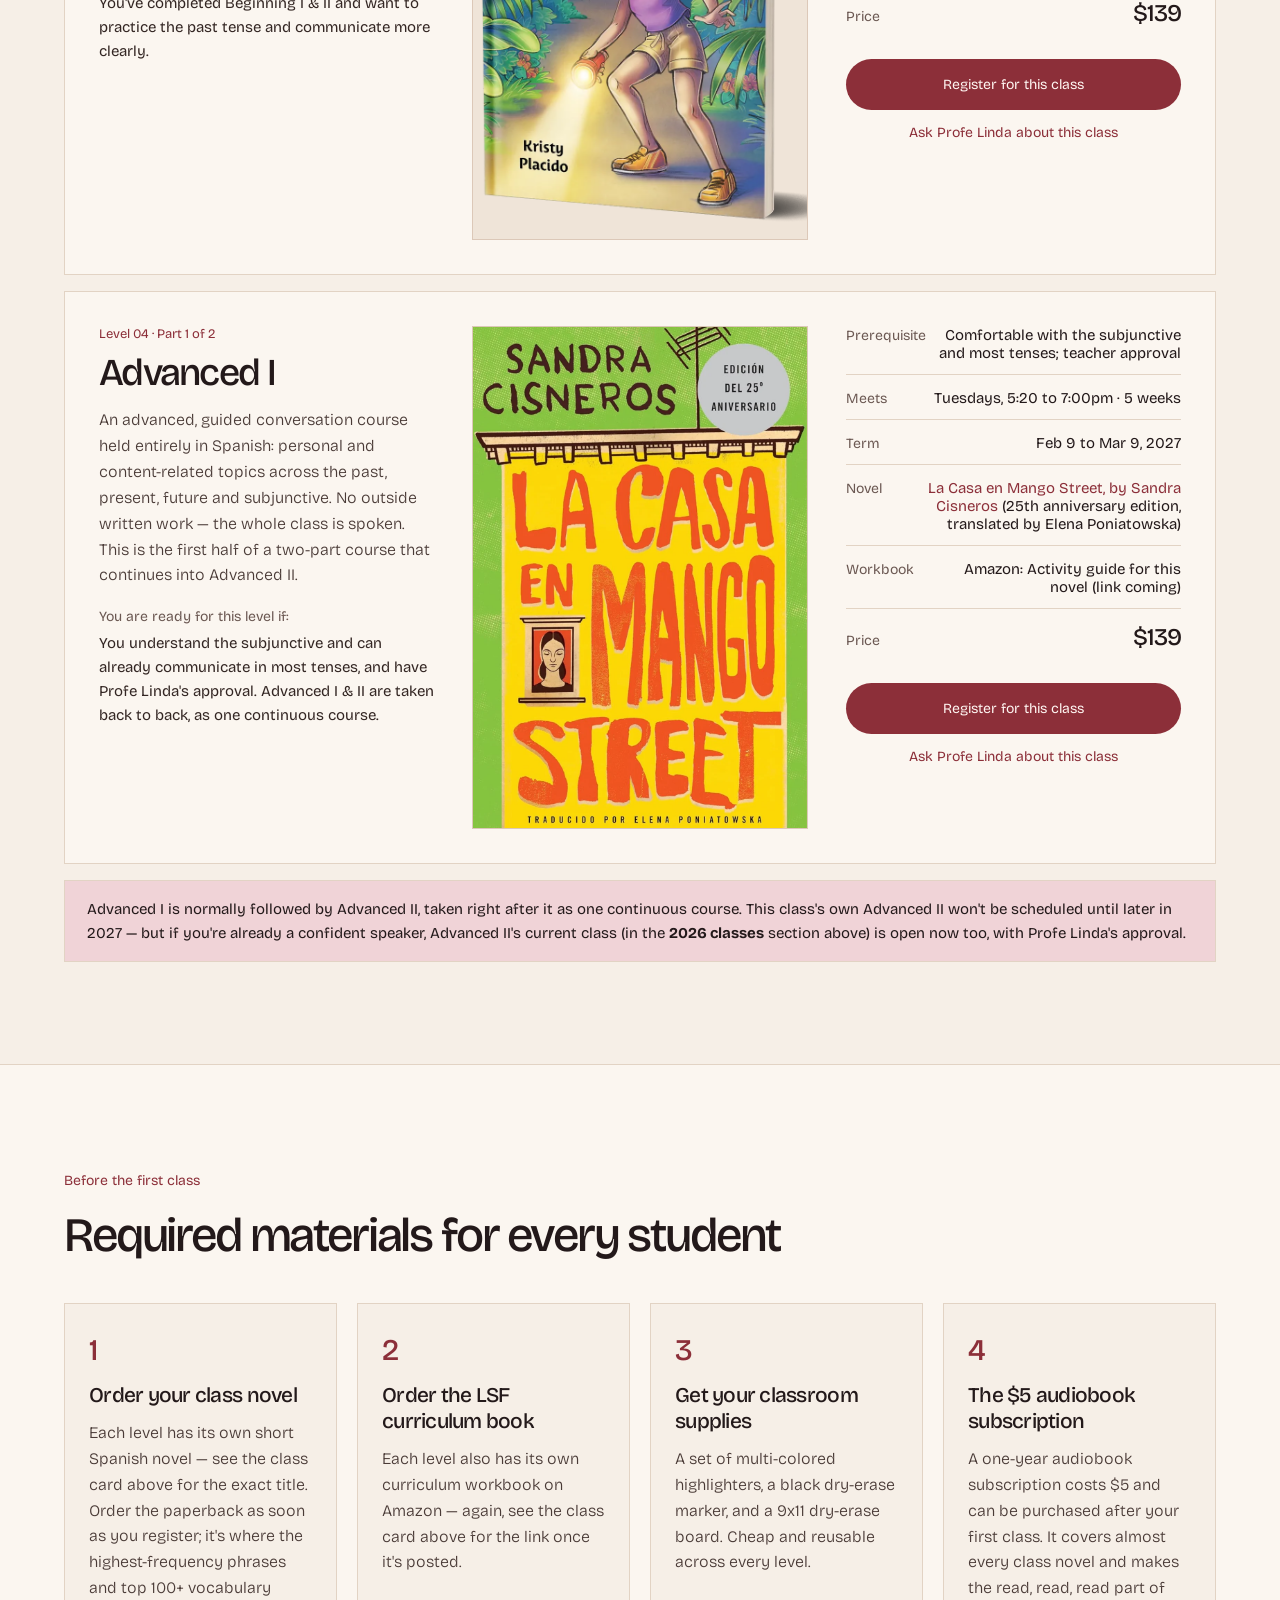
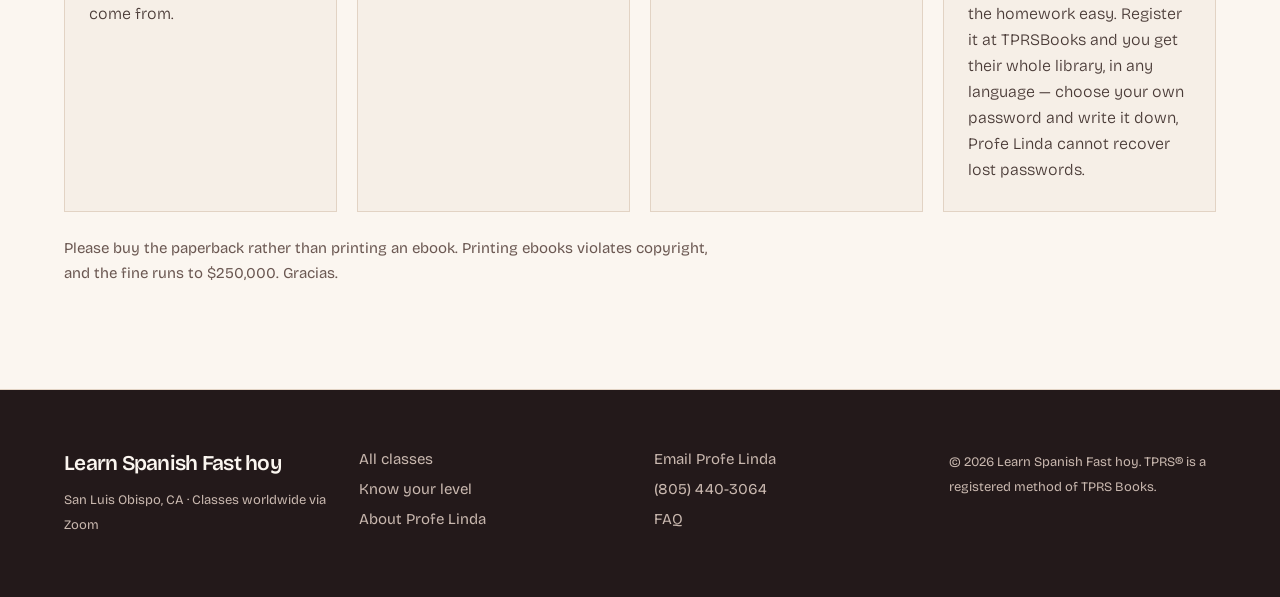
<file: all-classes.html>
<!DOCTYPE html>
<html lang="en">
<head>
<meta charset="utf-8">
<meta name="viewport" content="width=device-width, initial-scale=1">
<title>All Classes — Learn Spanish Fast hoy</title>
<meta name="description" content="Five levels, one weekly class, no textbook. Pick a level, see the real 2026-27 schedule, and get the materials.">
<link rel="preconnect" href="https://fonts.googleapis.com">
<link rel="preconnect" href="https://fonts.gstatic.com" crossorigin>
<link href="https://fonts.googleapis.com/css2?family=Bricolage+Grotesque:opsz,wght@12..96,300;12..96,400;12..96,500;12..96,600;12..96,700&display=swap" rel="stylesheet">
<link rel="stylesheet" href="css/style.css">
</head>
<body>

<header class="site-header">
  <a href="index.html" class="logo">
    <strong>Learn Spanish Fast</strong>
    <span>hoy · con Profe Linda</span>
  </a>
  <button type="button" class="nav-toggle" aria-expanded="false" aria-controls="site-nav" aria-label="Menu">
    <span></span><span></span><span></span>
  </button>
  <nav class="site-nav" id="site-nav">
    <div class="flyout">
      <a href="all-classes.html" class="nav-link is-active flyout-trigger" aria-haspopup="true" aria-expanded="false">Courses</a>
      <div class="flyout-panel" hidden>
        <a href="all-classes.html#beginning-i" class="flyout-item">Beginning I</a>
        <a href="all-classes.html#beginning-ii" class="flyout-item">Beginning II</a>
        <a href="all-classes.html#intermediate" class="flyout-item">Intermediate</a>
        <a href="all-classes.html#advanced-i" class="flyout-item">Advanced I</a>
        <a href="all-classes.html#advanced-ii" class="flyout-item">Advanced II</a>
      </div>
    </div>
    <a href="know-your-level.html" class="nav-link">Your level</a>
    <a href="about.html" class="nav-link">About</a>
    <a href="index.html#faq" class="nav-link">FAQ</a>
    <a href="all-classes.html" class="nav-register">Register</a>
  </nav>
</header>

<section class="hero hero--tight">
  <div class="wrap">
    <div class="eyebrow" style="font-size:14px">All classes · 2026-27 schedule</div>
    <h1 style="font-size:clamp(38px,5.6vw,72px); max-width:20em">Five levels. One weekly class. No textbook.</h1>
    <p class="lead" style="max-width:40em">Every class is 100% comprehensible Spanish, built on stories and a short novel. Choose the level at which you can <em class="weight-em">speak</em>, not the level at which you can understand. Classes fill fast, so register early.</p>
    <div class="pill-row">
      <a href="know-your-level.html" class="pill pill--accent" style="font-size:14px; padding:17px 28px">Not sure? Find your level</a>
      <a href="#books" class="pill pill--outline" style="font-size:14px; padding:17px 28px">Required materials</a>
    </div>
  </div>
</section>

<section class="section" style="padding-top:0">
  <div class="wrap">
    <div class="year-divider">
      <div class="eyebrow" style="font-size:14px">Enrolling now</div>
      <h2 style="font-size:clamp(26px,3.2vw,38px)">2026 classes</h2>
      <p class="section-meta" style="margin:0">Starting in the next few weeks — register now to join this fall.</p>
    </div>
  </div>
  <div class="wrap level-list">

    <!-- This card still shows the 2026 term (Oct 22-Dec 10) since it hadn't started yet as of the
         2027-schedule update. Once it wraps, move it down to the 2027 group below with its new
         term: Thursdays, 5:20-7:00pm, 7 weeks, Apr 1 to May 13, 2027 — novel changes to
         "Los Secretos de la Alhambra" (no cover art for it yet either). -->
    <article class="level-card" id="beginning-ii">
      <div>
        <div class="level-step">Level 02</div>
        <h2>Beginning II</h2>
        <p class="level-blurb">For students who've completed Beginning I and want to keep building oral fluency. You move into the past tense from the first class while reinforcing everything Beginning I gave you.</p>
        <div class="level-ready-label">You are ready for this level if:</div>
        <p class="level-ready">You can speak on familiar topics in the present with acceptable pronunciation — roughly what Beginning I gives you. If you only studied Spanish at school, start at Beginning I.</p>
      </div>
      <div>
        <a href="https://www.tprsbooks.com/shop/aventuras-en-el-dia-de-los-muertos/" target="_blank" rel="noopener" class="cover-link" aria-label="Aventuras en el Día de los Muertos: see the book (opens in a new tab)"><div class="ph ph--2x3 ph--filled"><img src="img/novel-aventuras-dia-de-los-muertos.webp" alt="Aventuras en el Día de los Muertos novel cover, by Eliana Peck, PhD and Laura Drury"></div></a>
      </div>
      <div class="level-details">
        <div class="detail-row"><span class="detail-label">Meets</span><span class="detail-value">Thursdays, 5:20 to 7:00pm · 7 weeks</span></div>
        <div class="detail-row"><span class="detail-label">Term</span><span class="detail-value">Oct 22 to Dec 10, 2026</span></div>
        <div class="detail-row"><span class="detail-label">Novel</span><span class="detail-value">Las Aventuras en el Día de los Muertos</span></div>
        <div class="detail-row"><span class="detail-label">Workbook</span><span class="detail-value"><a href="https://www.amazon.com/dp/B0FVFM4JPP" target="_blank" rel="noopener">Amazon: LSF curriculum book</a></span></div>
        <div class="detail-row"><span class="detail-label">Price</span><span class="detail-value detail-price">$139</span></div>
        <a href="https://buy.stripe.com/cNifZa1faeAv60l4a6cZa03" class="pill pill--accent" data-enroll="Beginning II">Register for this class</a>
        <a href="mailto:profelinda246@gmail.com" class="ask-link">Ask Profe Linda about this class</a>
      </div>
    </article>

    <!-- This card still shows the 2026 term (Oct 20-Nov 17) since it hadn't started yet as of the
         2027-schedule update. Once it wraps, move it down to the 2027 group below with its new
         term: Tuesdays, 5:20-7:00pm, 5 weeks, Mar 23 to Apr 20, 2027 — novel TBD (Linda hasn't
         picked one yet). -->
    <article class="level-card" id="advanced-ii">
      <div>
        <div class="level-step">Level 05 · Part 2 of 2</div>
        <h2>Advanced II</h2>
        <p class="level-blurb">The direct continuation of Advanced I — same novel, same group, same conversation, no new topic. Held entirely in Spanish across the past, present, future and subjunctive. No outside written work.</p>
        <div class="level-ready-label">You are ready for this level if:</div>
        <p class="level-ready">You're comfortable speaking Spanish and have Profe Linda's approval — Advanced I is recommended first, but not required if you're already a confident speaker.</p>
      </div>
      <div>
        <a href="https://www.tprsbooks.com/shop/vida-o-muerte-en-el-cusco/" target="_blank" rel="noopener" class="cover-link" aria-label="Vida o Muerte en el Cusco: see the book (opens in a new tab)"><div class="ph ph--2x3 ph--filled"><img src="img/novel-vida-o-muerte-cusco.jpg" alt="Vida o Muerte en el Cusco novel cover, by Lisa Ray Turner and Blaine Ray"></div></a>
      </div>
      <div class="level-details">
        <div class="detail-row"><span class="detail-label">Prerequisite</span><span class="detail-value">Comfortable speaking Spanish; teacher approval (Advanced I recommended, not required)</span></div>
        <div class="detail-row"><span class="detail-label">Meets</span><span class="detail-value">Tuesdays, 5:20 to 7:00pm · 5 weeks</span></div>
        <div class="detail-row"><span class="detail-label">Term</span><span class="detail-value">Oct 20 to Nov 17, 2026</span></div>
        <div class="detail-row"><span class="detail-label">Novel</span><span class="detail-value">Vida o Muerte en el Cusco, by Blaine Ray — same novel, continued</span></div>
        <div class="detail-row"><span class="detail-label">Workbook</span><span class="detail-value"><a href="https://www.amazon.com/dp/B0HJ6TSK97" target="_blank" rel="noopener">Amazon: Advanced Activity &amp; Comprehension Guide</a></span></div>
        <div class="detail-row"><span class="detail-label">Price</span><span class="detail-value detail-price">$139</span></div>
        <a href="https://buy.stripe.com/6oUaEQ1fafEz74pbCycZa05" class="pill pill--accent" data-enroll="Advanced II">Register for this class</a>
        <a href="mailto:profelinda246@gmail.com" class="ask-link">Ask Profe Linda about this class</a>
      </div>
    </article>

    <div class="level-group-note">
      Advanced II is normally the follow-up to Advanced I, taken right after it as one continuous course. You can still register for it on its own — Profe Linda just needs to know you're already a confident speaker. Want to start with Advanced I first? Its next class is in the <strong>2027 classes</strong> section below.
    </div>

  </div>

  <div class="wrap year-divider year-divider--next">
    <div class="eyebrow" style="font-size:14px">Enrolling now</div>
    <h2 style="font-size:clamp(26px,3.2vw,38px)">2027 classes</h2>
    <p class="section-meta" style="margin:0">Starting early next year — plenty of time to get your materials ready.</p>
  </div>
  <div class="wrap level-list">

    <article class="level-card" id="beginning-i">
      <div>
        <div class="level-step">Level 01 · Start here</div>
        <h2>Beginning I</h2>
        <p class="level-blurb">For true beginners, and for anyone who's taken Spanish before but still can't speak it. You acquire the top 100+ verbs and words through TPRS storytelling and finish able to talk about yourself in the present tense.</p>
        <div class="level-ready-label">You are ready for this level if:</div>
        <p class="level-ready">You want everyday spoken Spanish and are happy to start from the beginning. Beginning I &amp; II are recommended back to back.</p>
      </div>
      <div>
        <a href="https://www.tprsbooks.com/shop/pobre-ana/" target="_blank" rel="noopener" class="cover-link" aria-label="Pobre Ana: see the book (opens in a new tab)"><div class="ph ph--2x3 ph--filled"><img src="img/novel-pobre-ana.jpg" alt="Pobre Ana novel cover, by Blaine Ray"></div></a>
      </div>
      <div class="level-details">
        <div class="detail-row"><span class="detail-label">Format</span><span class="detail-value">In person at Cuesta College, SLO, or live via Zoom</span></div>
        <div class="detail-row"><span class="detail-label">Meets</span><span class="detail-value">Thursdays, 5:20 to 7:00pm · 7 weeks</span></div>
        <div class="detail-row"><span class="detail-label">Term</span><span class="detail-value">Jan 28 to Mar 11, 2027</span></div>
        <div class="detail-row"><span class="detail-label">Novel</span><span class="detail-value">Pobre Ana (paperback)</span></div>
        <div class="detail-row"><span class="detail-label">Workbook</span><span class="detail-value"><a href="https://www.amazon.com/dp/B0DX29JDT3" target="_blank" rel="noopener">Amazon: LSF Beginning I curriculum</a></span></div>
        <div class="detail-row"><span class="detail-label">Price</span><span class="detail-value detail-price">$139</span></div>
        <a href="https://buy.stripe.com/3cI5kwe1W8c72O99uqcZa01" class="pill pill--accent" data-enroll="Beginning I">Register for this class</a>
        <a href="mailto:profelinda246@gmail.com" class="ask-link">Ask Profe Linda about this class</a>
      </div>
    </article>

    <article class="level-card" id="intermediate">
      <div>
        <div class="level-step">Level 03</div>
        <h2>Intermediate</h2>
        <p class="level-blurb">A review of the present indicative, then the past tense, all through stories and small-group talking rather than drills — built to get you communicating clearly, not just accurately.</p>
        <div class="level-ready-label">You are ready for this level if:</div>
        <p class="level-ready">You've completed Beginning I &amp; II and want to practice the past tense and communicate more clearly.</p>
      </div>
      <div>
        <a href="https://www.waysidepublishing.com/languages/spanish/robo-en-la-noche" target="_blank" rel="noopener" class="cover-link" aria-label="Robo en la Noche: see the book (opens in a new tab)"><div class="ph ph--2x3 ph--filled"><img src="img/novel-robo-en-la-noche.webp" alt="Robo en la Noche novel cover, by Kristy Placido"></div></a>
      </div>
      <div class="level-details">
        <div class="detail-row"><span class="detail-label">Prerequisite</span><span class="detail-value">Beginning I &amp; II</span></div>
        <div class="detail-row"><span class="detail-label">Meets</span><span class="detail-value">Wednesdays, 5:20 to 7:00pm · 6 weeks</span></div>
        <div class="detail-row"><span class="detail-label">Term</span><span class="detail-value">Feb 3 to Mar 10, 2027</span></div>
        <div class="detail-row"><span class="detail-label">Novel</span><span class="detail-value">Robo en la Noche, by Kristy Placido (paperback)</span></div>
        <!-- TODO: paste the real Amazon link for the Intermediate curriculum book here once Linda sends it. -->
        <div class="detail-row"><span class="detail-label">Workbook</span><span class="detail-value">Amazon: LSF curriculum book (link coming)</span></div>
        <!-- TODO: source doc says this term's audiobook "IS a download" -- every other class's
             audiobook is the $5 TPRSBooks subscription (NOT a download). Confirm with Linda
             whether Robo en la Noche really works differently before publishing this distinction. -->
        <div class="detail-row"><span class="detail-label">Price</span><span class="detail-value detail-price">$139</span></div>
        <a href="https://buy.stripe.com/3cI00caPKboj74p5eacZa04" class="pill pill--accent" data-enroll="Intermediate">Register for this class</a>
        <a href="mailto:profelinda246@gmail.com" class="ask-link">Ask Profe Linda about this class</a>
      </div>
    </article>

    <article class="level-card" id="advanced-i">
      <div>
        <div class="level-step">Level 04 · Part 1 of 2</div>
        <h2>Advanced I</h2>
        <p class="level-blurb">An advanced, guided conversation course held entirely in Spanish: personal and content-related topics across the past, present, future and subjunctive. No outside written work — the whole class is spoken. This is the first half of a two-part course that continues into Advanced II.</p>
        <div class="level-ready-label">You are ready for this level if:</div>
        <p class="level-ready">You understand the subjunctive and can already communicate in most tenses, and have Profe Linda's approval. Advanced I &amp; II are taken back to back, as one continuous course.</p>
      </div>
      <div>
        <a href="https://www.amazon.com/dp/B00C8S9VAW" target="_blank" rel="noopener" class="cover-link" aria-label="La Casa en Mango Street: see the book (opens in a new tab)"><div class="ph ph--2x3 ph--filled"><img src="img/novel-casa-mango-street.webp" alt="La Casa en Mango Street novel cover, by Sandra Cisneros, translated by Elena Poniatowska (25th anniversary edition)"></div></a>
      </div>
      <div class="level-details">
        <div class="detail-row"><span class="detail-label">Prerequisite</span><span class="detail-value">Comfortable with the subjunctive and most tenses; teacher approval</span></div>
        <div class="detail-row"><span class="detail-label">Meets</span><span class="detail-value">Tuesdays, 5:20 to 7:00pm · 5 weeks</span></div>
        <div class="detail-row"><span class="detail-label">Term</span><span class="detail-value">Feb 9 to Mar 9, 2027</span></div>
        <div class="detail-row"><span class="detail-label">Novel</span><span class="detail-value"><a href="https://www.amazon.com/dp/B00C8S9VAW" target="_blank" rel="noopener">La Casa en Mango Street, by Sandra Cisneros</a> (25th anniversary edition, translated by Elena Poniatowska)</span></div>
        <!-- TODO: paste the real Amazon link for the La Casa en Mango Street activity/comprehension
             guide once Linda sends it — Advanced II's has one (see above), so this novel likely
             gets one too once it's published. -->
        <div class="detail-row"><span class="detail-label">Workbook</span><span class="detail-value">Amazon: Activity guide for this novel (link coming)</span></div>
        <div class="detail-row"><span class="detail-label">Price</span><span class="detail-value detail-price">$139</span></div>
        <a href="https://buy.stripe.com/dRmdR28HCeAv9cx362cZa02" class="pill pill--accent" data-enroll="Advanced I">Register for this class</a>
        <a href="mailto:profelinda246@gmail.com" class="ask-link">Ask Profe Linda about this class</a>
      </div>
    </article>

    <div class="level-group-note">
      Advanced I is normally followed by Advanced II, taken right after it as one continuous course. This class's own Advanced II won't be scheduled until later in 2027 — but if you're already a confident speaker, Advanced II's current class (in the <strong>2026 classes</strong> section above) is open now too, with Profe Linda's approval.
    </div>

  </div>
</section>

<section id="books" class="section section--panel">
  <div class="wrap">
    <div class="eyebrow" style="font-size:14px">Before the first class</div>
    <h2 style="font-size:clamp(30px,4vw,48px); line-height:1; max-width:26em; margin-bottom:clamp(28px,4vw,44px)">Required materials for every student</h2>
    <div class="step-grid">
      <div class="step-card">
        <div class="step-n">1</div>
        <h3>Order your class novel</h3>
        <p>Each level has its own short Spanish novel — see the class card above for the exact title. Order the paperback as soon as you register; it's where the highest-frequency phrases and top 100+ vocabulary come from.</p>
      </div>
      <div class="step-card">
        <div class="step-n">2</div>
        <h3>Order the LSF curriculum book</h3>
        <p>Each level also has its own curriculum workbook on Amazon — again, see the class card above for the link once it's posted.</p>
      </div>
      <div class="step-card">
        <div class="step-n">3</div>
        <h3>Get your classroom supplies</h3>
        <p>A set of multi-colored highlighters, a black dry-erase marker, and a 9x11 dry-erase board. Cheap and reusable across every level.</p>
      </div>
      <div class="step-card">
        <div class="step-n">4</div>
        <h3>The $5 audiobook subscription</h3>
        <p>A one-year audiobook subscription costs $5 and can be purchased after your first class. It covers almost every class novel and makes the read, read, read part of the homework easy. Register it at TPRSBooks and you get their whole library, in any language — choose your own password and write it down, Profe Linda cannot recover lost passwords.</p>
      </div>
    </div>
    <p class="copyright-note">Please buy the paperback rather than printing an ebook. Printing ebooks violates copyright, and the fine runs to $250,000. Gracias.</p>
  </div>
</section>

<footer class="site-footer">
  <div class="wrap footer-grid">
    <div>
      <div class="footer-brand">Learn Spanish Fast hoy</div>
      <p class="footer-loc">San Luis Obispo, CA · Classes worldwide via Zoom</p>
    </div>
    <div class="footer-links">
      <a href="all-classes.html">All classes</a>
      <a href="know-your-level.html">Know your level</a>
      <a href="about.html">About Profe Linda</a>
    </div>
    <div class="footer-links">
      <a href="mailto:profelinda246@gmail.com">Email Profe Linda</a>
      <a href="tel:+18054403064">(805) 440-3064</a>
      <a href="index.html#faq">FAQ</a>
    </div>
    <div class="footer-copy">© 2026 Learn Spanish Fast hoy. TPRS® is a registered method of TPRS Books.</div>
  </div>
</footer>

<script src="js/main.js"></script>
</body>
</html>
</file>
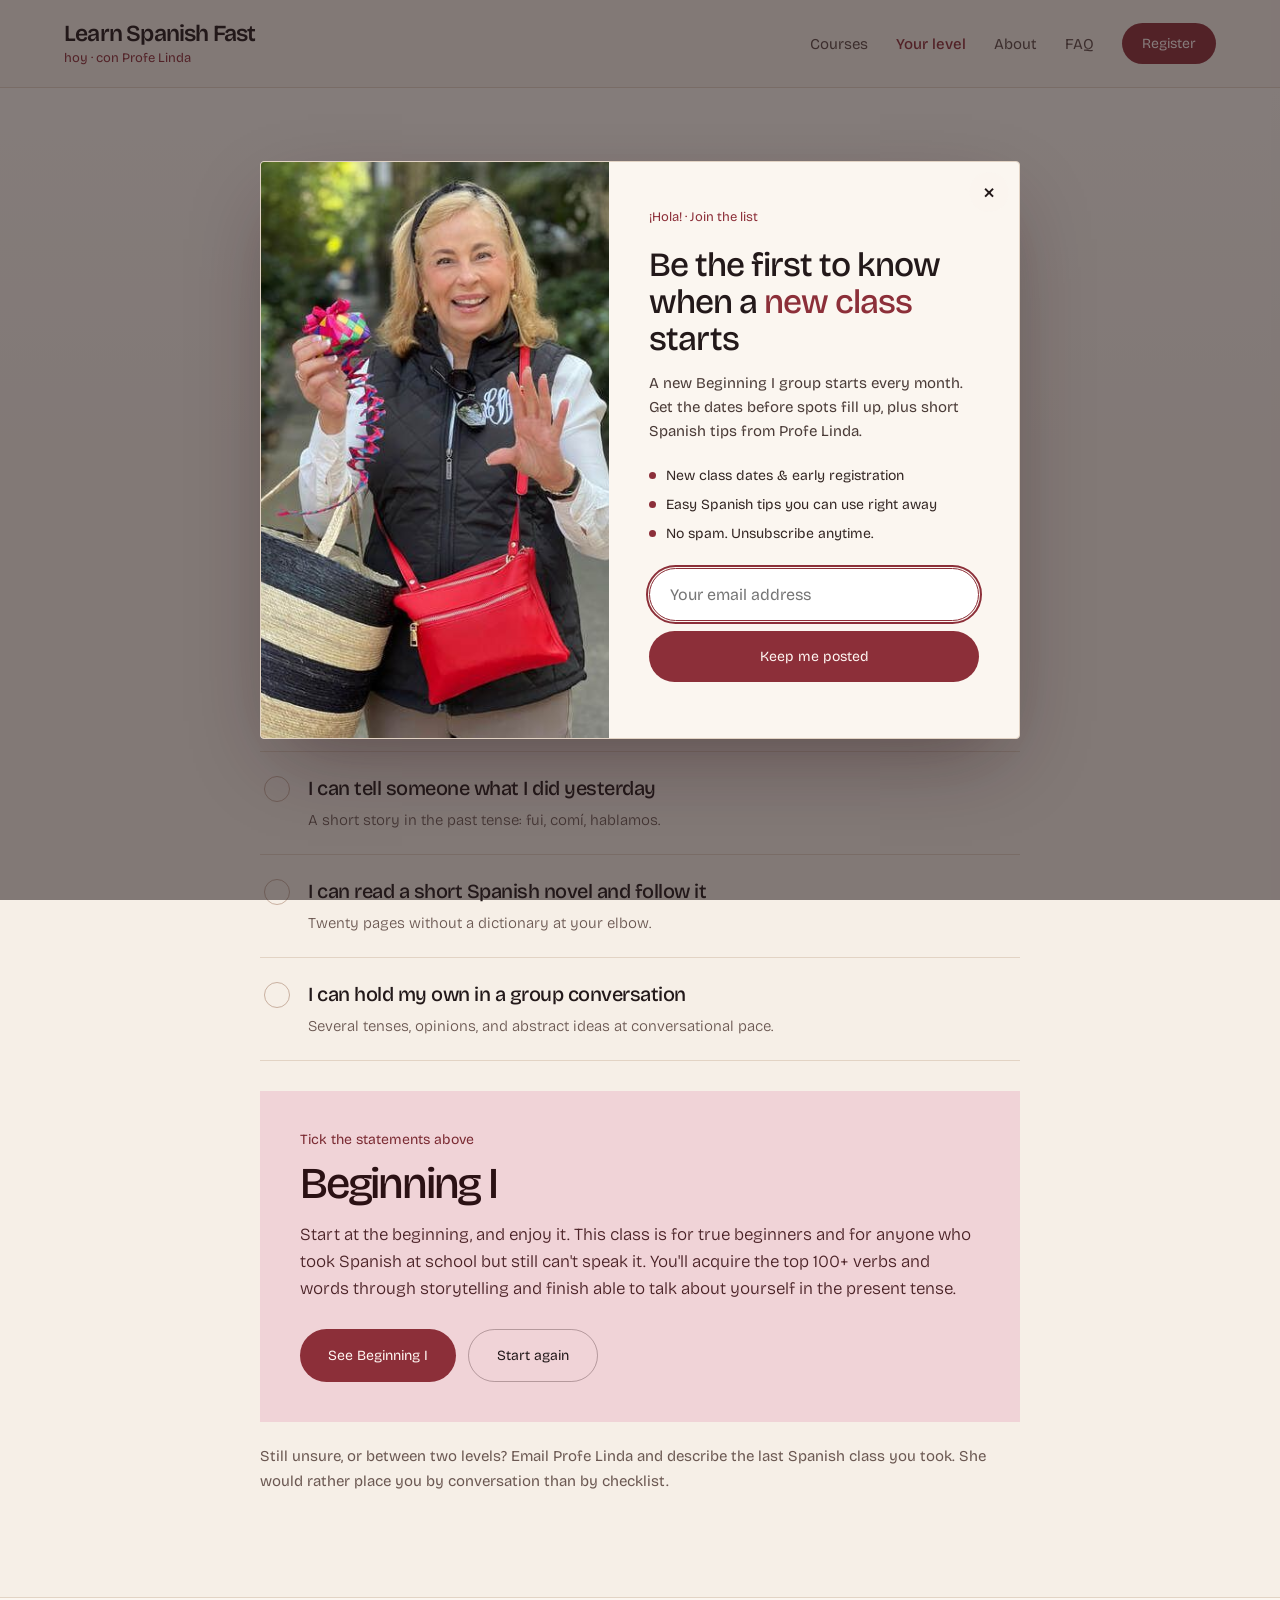
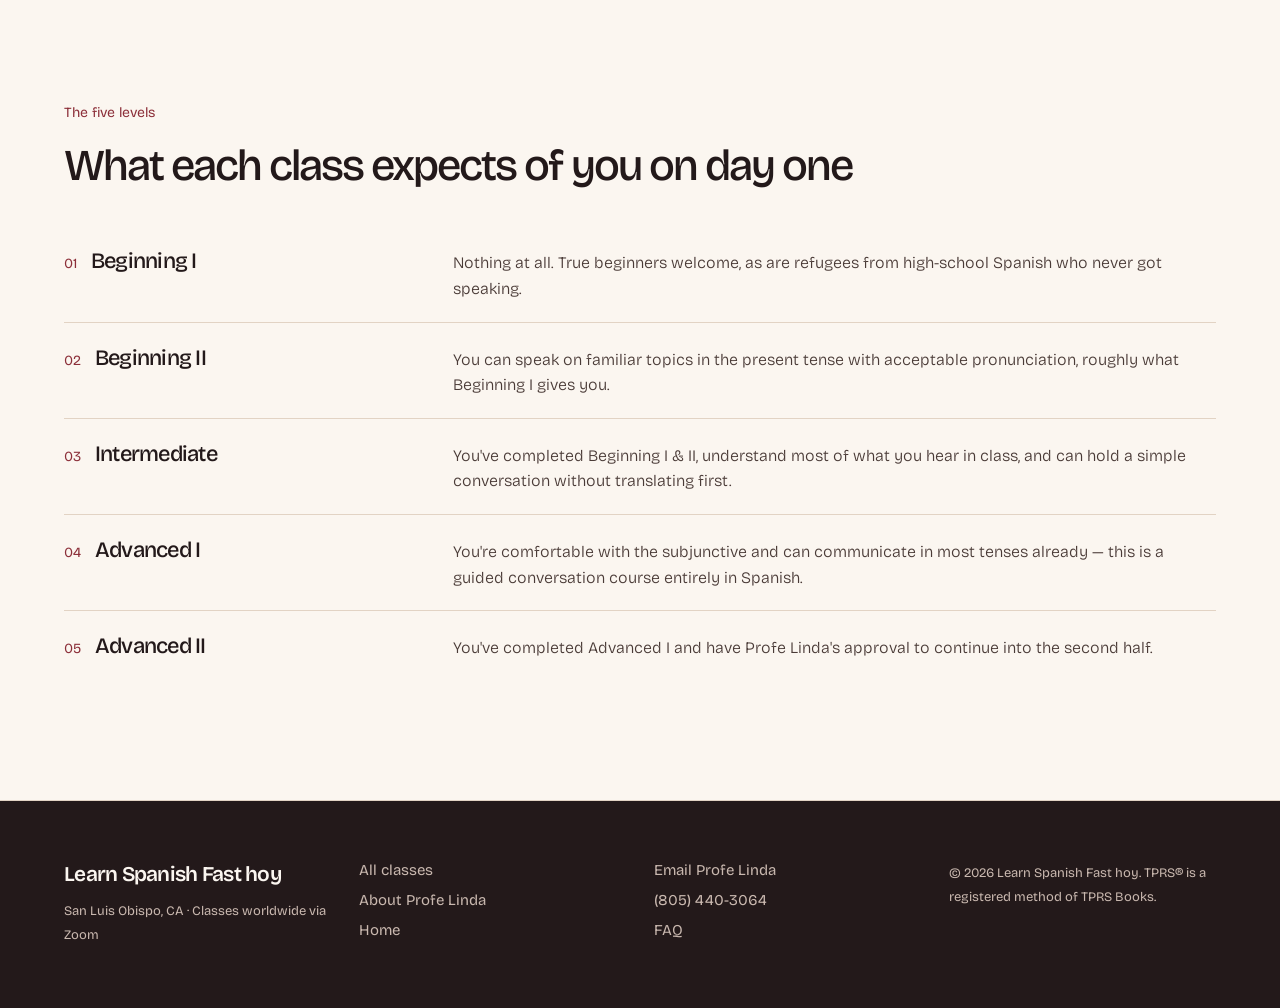
<file: know-your-level.html>
<!DOCTYPE html>
<html lang="en">
<head>
<meta charset="utf-8">
<meta name="viewport" content="width=device-width, initial-scale=1">
<title>Know Your Spanish Level — Learn Spanish Fast hoy</title>
<meta name="description" content="Self-placement without a test: tick what you can already say out loud and get a suggested class.">
<link rel="preconnect" href="https://fonts.googleapis.com">
<link rel="preconnect" href="https://fonts.gstatic.com" crossorigin>
<link href="https://fonts.googleapis.com/css2?family=Bricolage+Grotesque:opsz,wght@12..96,300;12..96,400;12..96,500;12..96,600;12..96,700&display=swap" rel="stylesheet">
<link rel="stylesheet" href="css/style.css">
</head>
<body>

<header class="site-header">
  <a href="index.html" class="logo">
    <strong>Learn Spanish Fast</strong>
    <span>hoy · con Profe Linda</span>
  </a>
  <button type="button" class="nav-toggle" aria-expanded="false" aria-controls="site-nav" aria-label="Menu">
    <span></span><span></span><span></span>
  </button>
  <nav class="site-nav" id="site-nav">
    <div class="flyout">
      <a href="all-classes.html" class="nav-link flyout-trigger" aria-haspopup="true" aria-expanded="false">Courses</a>
      <div class="flyout-panel" hidden>
        <a href="all-classes.html#beginning-i" class="flyout-item">Beginning I</a>
        <a href="all-classes.html#beginning-ii" class="flyout-item">Beginning II</a>
        <a href="all-classes.html#intermediate" class="flyout-item">Intermediate</a>
        <a href="all-classes.html#advanced-i" class="flyout-item">Advanced I</a>
        <a href="all-classes.html#advanced-ii" class="flyout-item">Advanced II</a>
      </div>
    </div>
    <a href="know-your-level.html" class="nav-link is-active">Your level</a>
    <a href="about.html" class="nav-link">About</a>
    <a href="index.html#faq" class="nav-link">FAQ</a>
    <a href="all-classes.html" class="nav-register">Register</a>
  </nav>
</header>

<section class="hero hero--tight">
  <div class="wrap--tight">
    <div class="eyebrow" style="font-size:14px">Placement, the honest way</div>
    <h1 style="font-size:clamp(38px,5.4vw,70px)">Know your Spanish level</h1>
    <p class="lead" style="max-width:none; margin-bottom:0">Tick everything you can already do <em class="weight-em">out loud</em>, without translating in your head first. Choose the level at which you can speak, not the level at which you can understand. Nothing here is graded and nobody sees your answers.</p>
  </div>
</section>

<section class="section" style="padding-top:0">
  <div class="wrap--tight">

    <div class="check-list">
      <button type="button" class="check-row" aria-pressed="false">
        <span class="check-dot"></span>
        <span>
          <span class="check-title">I can greet someone and introduce myself</span>
          <span class="check-example">Hola, me llamo… soy de… mucho gusto.</span>
        </span>
      </button>
      <button type="button" class="check-row" aria-pressed="false">
        <span class="check-dot"></span>
        <span>
          <span class="check-title">I can say what I like, want and feel</span>
          <span class="check-example">Me gusta el café, quiero ir a la playa, estoy cansada.</span>
        </span>
      </button>
      <button type="button" class="check-row" aria-pressed="false">
        <span class="check-dot"></span>
        <span>
          <span class="check-title">I can describe what is happening right now</span>
          <span class="check-example">Full sentences in the present tense, without pausing to assemble them.</span>
        </span>
      </button>
      <button type="button" class="check-row" aria-pressed="false">
        <span class="check-dot"></span>
        <span>
          <span class="check-title">I can tell someone what I did yesterday</span>
          <span class="check-example">A short story in the past tense: fui, comí, hablamos.</span>
        </span>
      </button>
      <button type="button" class="check-row" aria-pressed="false">
        <span class="check-dot"></span>
        <span>
          <span class="check-title">I can read a short Spanish novel and follow it</span>
          <span class="check-example">Twenty pages without a dictionary at your elbow.</span>
        </span>
      </button>
      <button type="button" class="check-row" aria-pressed="false">
        <span class="check-dot"></span>
        <span>
          <span class="check-title">I can hold my own in a group conversation</span>
          <span class="check-example">Several tenses, opinions, and abstract ideas at conversational pace.</span>
        </span>
      </button>
    </div>

    <div class="result-panel">
      <div id="result-kicker" class="result-kicker">Tick the statements above</div>
      <h2 id="result-level" class="result-level">Beginning I</h2>
      <p id="result-body" class="result-body">Start at the beginning, and enjoy it. This class is for true beginners and for anyone who took Spanish at school but still can't speak it. You'll acquire the top 100+ verbs and words through storytelling and finish able to talk about yourself in the present tense.</p>
      <div class="pill-row">
        <a href="all-classes.html#beginning-i" id="result-cta" class="pill pill--accent" style="font-size:14px; padding:17px 28px">See Beginning I</a>
        <button type="button" id="result-reset" class="pill pill--ghost-result" style="font-size:14px; padding:17px 28px">Start again</button>
      </div>
    </div>

    <p class="unsure-note">Still unsure, or between two levels? Email Profe Linda and describe the last Spanish class you took. She would rather place you by conversation than by checklist.</p>
  </div>
</section>

<section class="section section--panel">
  <div class="wrap">
    <div class="eyebrow" style="font-size:14px">The five levels</div>
    <h2 style="font-size:clamp(28px,3.6vw,44px); max-width:22em; margin-bottom:clamp(26px,4vw,40px)">What each class expects of you on day one</h2>
    <div class="ladder">
      <div class="ladder-row">
        <div class="ladder-name"><span class="ladder-n">01</span><h3>Beginning I</h3></div>
        <p class="ladder-expects">Nothing at all. True beginners welcome, as are refugees from high-school Spanish who never got speaking.</p>
      </div>
      <div class="ladder-row">
        <div class="ladder-name"><span class="ladder-n">02</span><h3>Beginning II</h3></div>
        <p class="ladder-expects">You can speak on familiar topics in the present tense with acceptable pronunciation, roughly what Beginning I gives you.</p>
      </div>
      <div class="ladder-row">
        <div class="ladder-name"><span class="ladder-n">03</span><h3>Intermediate</h3></div>
        <p class="ladder-expects">You've completed Beginning I &amp; II, understand most of what you hear in class, and can hold a simple conversation without translating first.</p>
      </div>
      <div class="ladder-row">
        <div class="ladder-name"><span class="ladder-n">04</span><h3>Advanced I</h3></div>
        <p class="ladder-expects">You're comfortable with the subjunctive and can communicate in most tenses already — this is a guided conversation course entirely in Spanish.</p>
      </div>
      <div class="ladder-row">
        <div class="ladder-name"><span class="ladder-n">05</span><h3>Advanced II</h3></div>
        <p class="ladder-expects">You've completed Advanced I and have Profe Linda's approval to continue into the second half.</p>
      </div>
    </div>
  </div>
</section>

<footer class="site-footer">
  <div class="wrap footer-grid">
    <div>
      <div class="footer-brand">Learn Spanish Fast hoy</div>
      <p class="footer-loc">San Luis Obispo, CA · Classes worldwide via Zoom</p>
    </div>
    <div class="footer-links">
      <a href="all-classes.html">All classes</a>
      <a href="about.html">About Profe Linda</a>
      <a href="index.html">Home</a>
    </div>
    <div class="footer-links">
      <a href="mailto:profelinda246@gmail.com">Email Profe Linda</a>
      <a href="tel:+18054403064">(805) 440-3064</a>
      <a href="index.html#faq">FAQ</a>
    </div>
    <div class="footer-copy">© 2026 Learn Spanish Fast hoy. TPRS® is a registered method of TPRS Books.</div>
  </div>
</footer>

<script src="js/main.js"></script>
</body>
</html>
</file>
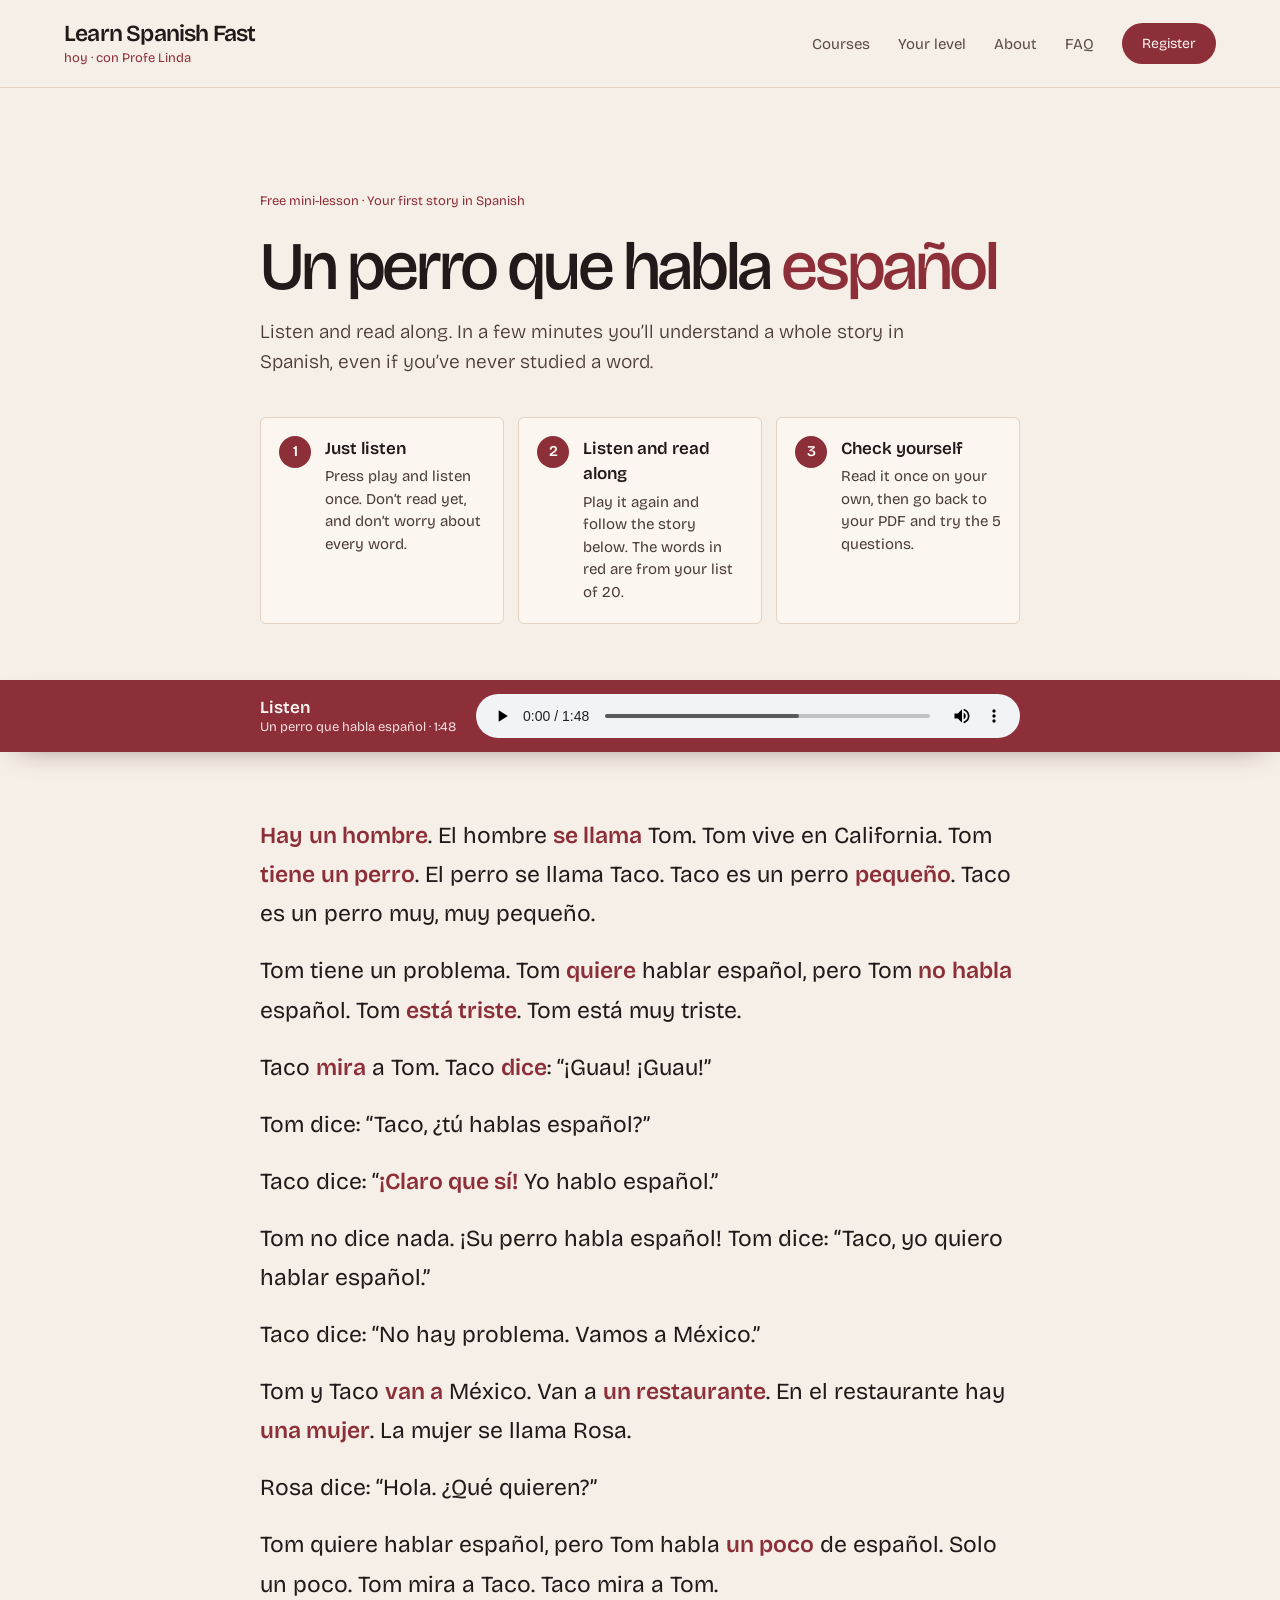
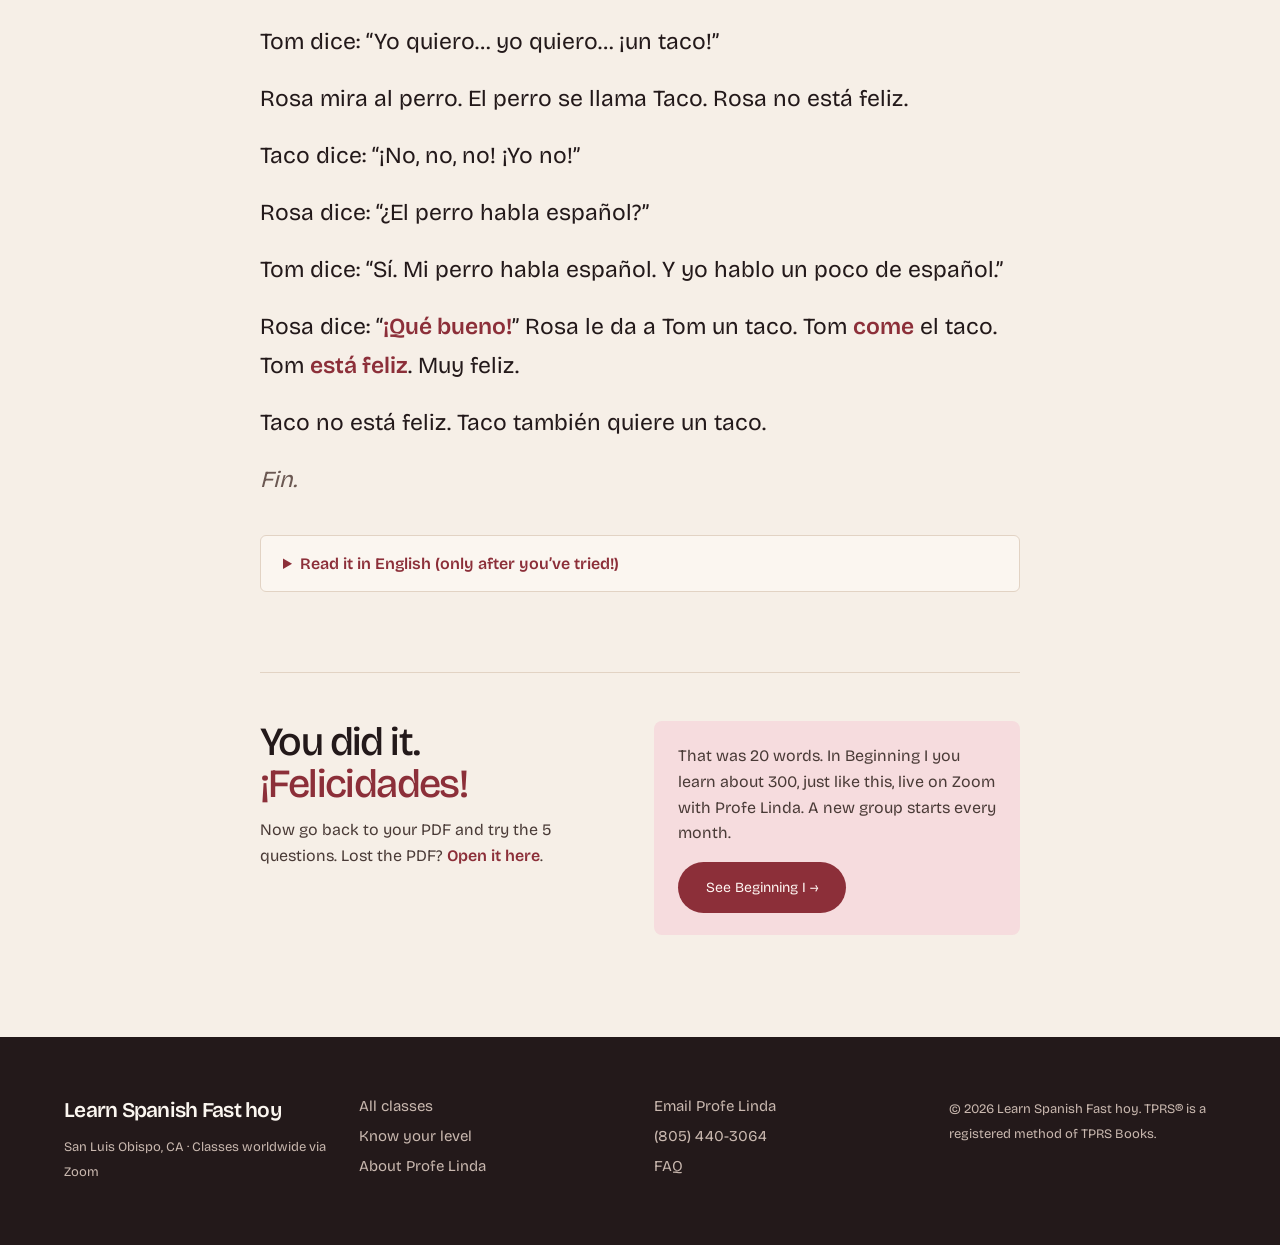
<file: story.html>
<!DOCTYPE html>
<html lang="en">
<head>
<meta charset="utf-8">
<meta name="viewport" content="width=device-width, initial-scale=1">
<meta name="robots" content="noindex">
<title>Un perro que habla español — Free Spanish story | Learn Spanish Fast hoy</title>
<meta name="description" content="Listen and read along: a short, funny story in Spanish for total beginners, with audio.">
<link rel="preconnect" href="https://fonts.googleapis.com">
<link rel="preconnect" href="https://fonts.gstatic.com" crossorigin>
<link href="https://fonts.googleapis.com/css2?family=Bricolage+Grotesque:opsz,wght@12..96,300;12..96,400;12..96,500;12..96,600;12..96,700&display=swap" rel="stylesheet">
<link rel="stylesheet" href="css/style.css">
</head>
<body>

<header class="site-header">
  <a href="index.html" class="logo">
    <strong>Learn Spanish Fast</strong>
    <span>hoy · con Profe Linda</span>
  </a>
  <button type="button" class="nav-toggle" aria-expanded="false" aria-controls="site-nav" aria-label="Menu">
    <span></span><span></span><span></span>
  </button>
  <nav class="site-nav" id="site-nav">
    <div class="flyout">
      <a href="all-classes.html" class="nav-link flyout-trigger" aria-haspopup="true" aria-expanded="false">Courses</a>
      <div class="flyout-panel" hidden>
        <a href="all-classes.html" class="flyout-item flyout-item--lead">All classes</a>
        <a href="all-classes.html#beginning-i" class="flyout-item">Beginning I</a>
        <a href="all-classes.html#beginning-ii" class="flyout-item">Beginning II</a>
        <a href="all-classes.html#intermediate" class="flyout-item">Intermediate</a>
        <a href="all-classes.html#advanced-i" class="flyout-item">Advanced I</a>
        <a href="all-classes.html#advanced-ii" class="flyout-item">Advanced II</a>
      </div>
    </div>
    <a href="know-your-level.html" class="nav-link">Your level</a>
    <a href="about.html" class="nav-link">About</a>
    <a href="index.html#faq" class="nav-link">FAQ</a>
    <a href="all-classes.html" class="nav-register">Register</a>
  </nav>
</header>

<main class="story-page">
<section class="section story-hero">
  <div class="wrap--tight">
    <div class="eyebrow">Free mini-lesson · Your first story in Spanish</div>
    <h1>Un perro que habla <em>español</em></h1>
    <p class="lead">Listen and read along. In a few minutes you’ll understand a whole story in Spanish, even if you’ve never studied a word.</p>

    <ol class="story-steps">
      <li><span>1</span><div><strong>Just listen</strong>Press play and listen once. Don’t read yet, and don’t worry about every word.</div></li>
      <li><span>2</span><div><strong>Listen and read along</strong>Play it again and follow the story below. The words in red are from your list of 20.</div></li>
      <li><span>3</span><div><strong>Check yourself</strong>Read it once on your own, then go back to your PDF and try the 5 questions.</div></li>
    </ol>
  </div>
</section>

<div class="story-player">
  <div class="wrap--tight story-player__in">
    <div class="story-player__label"><strong>Listen</strong><span>Un perro que habla español · 1:48</span></div>
    <audio controls preload="metadata" src="audio/un-perro-que-habla-espanol.mp3">
      Your browser can’t play this audio. <a href="audio/un-perro-que-habla-espanol.mp3">Download the MP3</a>.
    </audio>
  </div>
</div>

<section class="section story-read">
  <article class="wrap--tight story-text" lang="es">
    <p><strong>Hay</strong> <strong>un hombre</strong>. El hombre <strong>se llama</strong> Tom. Tom vive en California. Tom <strong>tiene</strong> <strong>un perro</strong>. El perro se llama Taco. Taco es un perro <strong>pequeño</strong>. Taco es un perro muy, muy pequeño.</p>
    <p>Tom tiene un problema. Tom <strong>quiere</strong> hablar español, pero Tom <strong>no</strong> <strong>habla</strong> español. Tom <strong>está triste</strong>. Tom está muy triste.</p>
    <p>Taco <strong>mira</strong> a Tom. Taco <strong>dice</strong>: “¡Guau! ¡Guau!”</p>
    <p>Tom dice: “Taco, ¿tú hablas español?”</p>
    <p>Taco dice: “<strong>¡Claro que sí!</strong> Yo hablo español.”</p>
    <p>Tom no dice nada. ¡Su perro habla español! Tom dice: “Taco, yo quiero hablar español.”</p>
    <p>Taco dice: “No hay problema. Vamos a México.”</p>
    <p>Tom y Taco <strong>van a</strong> México. Van a <strong>un restaurante</strong>. En el restaurante hay <strong>una mujer</strong>. La mujer se llama Rosa.</p>
    <p>Rosa dice: “Hola. ¿Qué quieren?”</p>
    <p>Tom quiere hablar español, pero Tom habla <strong>un poco</strong> de español. Solo un poco. Tom mira a Taco. Taco mira a Tom.</p>
    <p>Tom dice: “Yo quiero… yo quiero… ¡un taco!”</p>
    <p>Rosa mira al perro. El perro se llama Taco. Rosa no está feliz.</p>
    <p>Taco dice: “¡No, no, no! ¡Yo no!”</p>
    <p>Rosa dice: “¿El perro habla español?”</p>
    <p>Tom dice: “Sí. Mi perro habla español. Y yo hablo un poco de español.”</p>
    <p>Rosa dice: “<strong>¡Qué bueno!</strong>” Rosa le da a Tom un taco. Tom <strong>come</strong> el taco. Tom <strong>está feliz</strong>. Muy feliz.</p>
    <p>Taco no está feliz. Taco también quiere un taco.</p>
    <p class="story-fin">Fin.</p>
  </article>

  <div class="wrap--tight">
    <details class="story-translation">
      <summary>Read it in English (only after you’ve tried!)</summary>
      <p>There is a man. The man’s name is Tom. Tom lives in California. Tom has a dog. The dog’s name is Taco. Taco is a small dog. Taco is a very, very small dog.</p>
      <p>Tom has a problem. Tom wants to speak Spanish, but Tom doesn’t speak Spanish. Tom is sad. Tom is very sad.</p>
      <p>Taco looks at Tom. Taco says: “Woof! Woof!”</p>
      <p>Tom says: “Taco, do you speak Spanish?”</p>
      <p>Taco says: “Of course! I speak Spanish.”</p>
      <p>Tom doesn’t say anything. His dog speaks Spanish! Tom says: “Taco, I want to speak Spanish.”</p>
      <p>Taco says: “No problem. Let’s go to Mexico.”</p>
      <p>Tom and Taco go to Mexico. They go to a restaurant. In the restaurant there is a woman. The woman’s name is Rosa.</p>
      <p>Rosa says: “Hi. What would you like?”</p>
      <p>Tom wants to speak Spanish, but Tom speaks a little Spanish. Only a little. Tom looks at Taco. Taco looks at Tom.</p>
      <p>Tom says: “I want… I want… a taco!”</p>
      <p>Rosa looks at the dog. The dog’s name is Taco. Rosa is not happy.</p>
      <p>Taco says: “No, no, no! Not me!”</p>
      <p>Rosa says: “The dog speaks Spanish?”</p>
      <p>Tom says: “Yes. My dog speaks Spanish. And I speak a little Spanish.”</p>
      <p>Rosa says: “How great!” Rosa gives Tom a taco. Tom eats the taco. Tom is happy. Very happy.</p>
      <p>Taco is not happy. Taco wants a taco too.</p>
      <p><em>The End.</em></p>
    </details>

    <div class="story-next">
      <div>
        <h2>You did it. <em>¡Felicidades!</em></h2>
        <p>Now go back to your PDF and try the 5 questions. Lost the PDF? <a href="downloads/un-perro-que-habla-espanol.pdf" target="_blank" rel="noopener">Open it here</a>.</p>
      </div>
      <div class="story-next__cta">
        <p>That was 20 words. In Beginning I you learn about 300, just like this, live on Zoom with Profe Linda. A new group starts every month.</p>
        <a href="all-classes.html#beginning-i" class="pill pill--accent">See Beginning I →</a>
      </div>
    </div>
  </div>
</section>
</main>

<footer class="site-footer">
  <div class="wrap footer-grid">
    <div>
      <div class="footer-brand">Learn Spanish Fast hoy</div>
      <p class="footer-loc">San Luis Obispo, CA · Classes worldwide via Zoom</p>
    </div>
    <div class="footer-links">
      <a href="all-classes.html">All classes</a>
      <a href="know-your-level.html">Know your level</a>
      <a href="about.html">About Profe Linda</a>
    </div>
    <div class="footer-links">
      <a href="mailto:profelinda246@gmail.com">Email Profe Linda</a>
      <a href="tel:+18054403064">(805) 440-3064</a>
      <a href="index.html#faq">FAQ</a>
    </div>
    <div class="footer-copy">© 2026 Learn Spanish Fast hoy. TPRS® is a registered method of TPRS Books.</div>
  </div>
</footer>

<script src="js/main.js"></script>
</body>
</html>
</file>
<file: css/style.css>
/* ==========================================================================
   Learn Spanish Fast hoy — shared stylesheet
   Design tokens reproduced from design_handoff_lsf_website/README.md
   ========================================================================== */

:root {
  --ground: #F6EFE7;
  --panel: #FBF6F0;
  --ink: #23191A;
  --body-text: #4A3B37;
  --body-text-2: #332623;
  --muted: #6B5852;
  --secondary: #5C4A46;
  --border: #E2D3C4;
  --border-placeholder: #DCC8B8;

  --accent: #8C2F39;
  --accent-rgb: 140, 47, 57;
  --accent-pale: #F0D3D7;
  --accent-pale-dark: #E9BEC3;
  --accent-tint: #F6DCDE;
  --ink-on-accent: #FFF6F2;

  --text-dark-1: #C9B8AF;
  --text-dark-2: #E8DBD2;
  --text-dark-3: #FBF6F0;

  --placeholder-fill: #EFE4D8;
  --neutral-hover: #EDE3DA;

  --accent-label: #7A2A32;
  --accent-body: #4A2226;
  --accent-heading: #2B1114;

  --font: 'Bricolage Grotesque', 'Helvetica Neue', Helvetica, sans-serif;
}

* { box-sizing: border-box; }

html { -webkit-text-size-adjust: 100%; }

body {
  margin: 0;
  background: var(--ground);
  color: var(--ink);
  font-family: var(--font);
  -webkit-font-smoothing: antialiased;
  overflow-x: hidden;
}

a { color: var(--accent); text-decoration: none; }
a:hover { color: var(--ink); }

h1, h2, h3, p, blockquote, figure { margin: 0; }
button { font-family: var(--font); }

.wrap { max-width: 1180px; margin: 0 auto; }
.wrap--narrow { max-width: 880px; margin: 0 auto; }
.wrap--prose { max-width: 780px; margin: 0 auto; }
.wrap--tight { max-width: 760px; margin: 0 auto; }

.eyebrow {
  font-size: 13px;
  color: var(--accent);
  margin-bottom: 18px;
  line-height: 1.8;
}

.pill {
  display: inline-flex;
  align-items: center;
  justify-content: center;
  gap: 8px;
  font-family: var(--font);
  font-size: 14px;
  padding: 17px 28px;
  border-radius: 999px;
  border: 0;
  cursor: pointer;
  text-align: center;
  transition: background-color .15s ease, border-color .15s ease, color .15s ease;
}
.pill--accent { background: var(--accent); color: var(--ink-on-accent); }
.pill--accent:hover { background: var(--ink); color: var(--ink-on-accent); }
.pill--outline { background: none; color: var(--ink); border: 1px solid #D6C2B2; }
.pill--outline:hover { border-color: var(--ink); color: var(--ink); }
.pill--on-accent { background: var(--ink-on-accent); color: var(--accent); }
.pill--on-accent:hover { background: var(--neutral-hover); color: var(--ink); }
.pill--on-accent-outline { background: none; color: var(--ink-on-accent); border: 1px solid rgba(255,246,242,0.45); }
.pill--on-accent-outline:hover { border-color: var(--ink-on-accent); background: rgba(255,246,242,0.1); }
.pill--ghost-result { background: none; border: 1px solid rgba(43,17,20,0.3); color: var(--ink); }
.pill--ghost-result:hover { border-color: var(--ink); }
.pill-row { display: flex; flex-wrap: wrap; gap: 12px; }
.pill:disabled { opacity: .65; cursor: default; }

/* ---------------------------------------------------------------- header */
.site-header {
  display: flex;
  align-items: center;
  justify-content: space-between;
  gap: 24px;
  flex-wrap: wrap;
  padding: 22px clamp(20px, 5vw, 64px);
  border-bottom: 1px solid var(--border);
  position: relative;
  z-index: 30;
  background: var(--ground);
}
.logo { display: flex; flex-direction: column; line-height: 1; color: var(--ink); }
.logo strong { font-size: 23px; font-weight: 600; letter-spacing: -0.035em; }
.logo span { font-size: 13px; color: var(--accent); margin-top: 7px; }

.site-nav {
  display: flex;
  align-items: center;
  gap: clamp(14px, 2.4vw, 28px);
  flex-wrap: wrap;
  font-size: 15px;
}
.nav-link { color: var(--secondary); }
.nav-link:hover { color: var(--ink); }
.nav-link.is-active { color: var(--accent); font-weight: 500; }
.nav-register {
  background: var(--accent);
  color: var(--ink-on-accent);
  padding: 12px 20px;
  border-radius: 999px;
  font-size: 14px;
}
.nav-register:hover { background: var(--ink); color: var(--ink-on-accent); }

.flyout { position: relative; }
.flyout-panel {
  position: absolute;
  top: calc(100% + 14px);
  left: -16px;
  min-width: 250px;
  background: var(--panel);
  border: 1px solid var(--border);
  padding: 8px;
  display: grid;
  gap: 1px;
  box-shadow: 0 18px 40px rgba(35, 25, 26, 0.1);
}
/* Invisible bridge over the 14px gap above the panel: without it, the
   cursor crosses dead space (outside .flyout's own box) on the way from
   the trigger to the panel and fires a mouseleave that closes the menu
   before a click on an item can land. */
.flyout-panel::before {
  content: '';
  position: absolute;
  top: -14px;
  left: 0;
  right: 0;
  height: 14px;
}
.flyout-panel[hidden] { display: none; }
.flyout-item {
  display: block;
  padding: 11px 14px;
  color: #4A3B37;
  font-size: 15px;
  border-radius: 2px;
}
.flyout-item:hover, .flyout-item:focus-visible { background: var(--accent-pale); color: var(--ink); }
.flyout-item--lead { color: var(--ink); font-weight: 500; }

/* ------------------------------------------------------------------ hero */
.hero {
  position: relative;
  padding: clamp(48px, 8vw, 104px) clamp(20px, 5vw, 64px) clamp(56px, 7vw, 96px);
  background: linear-gradient(180deg, var(--panel) 0%, var(--ground) 100%);
}
.hero--tight { padding: clamp(44px, 6vw, 84px) clamp(20px, 5vw, 64px) clamp(32px, 4vw, 52px); }
.hero-dots {
  position: absolute; inset: 0; opacity: .5; pointer-events: none;
  background-image: radial-gradient(#E0CFC0 1px, transparent 1px);
  background-size: 22px 22px;
}
.hero-grid {
  position: relative;
  display: grid;
  grid-template-columns: repeat(auto-fit, minmax(320px, 1fr));
  gap: clamp(32px, 5vw, 72px);
  align-items: center;
}
.rise { animation: lsfRise 700ms ease both; }
@keyframes lsfRise { from { opacity: 0; transform: translateY(10px); } to { opacity: 1; transform: none; } }

h1 {
  font-size: clamp(38px, 5.6vw, 80px);
  line-height: .98;
  letter-spacing: -0.05em;
  font-weight: 500;
  margin: 0 0 26px;
}
.lead {
  font-size: clamp(17px, 1.5vw, 20px);
  line-height: 1.55;
  font-weight: 300;
  color: var(--body-text);
  max-width: 34em;
  margin: 0 0 34px;
}
.accent-em { font-style: normal; color: var(--accent); }
.weight-em { font-style: normal; font-weight: 500; }

.stat-row {
  display: flex; flex-wrap: wrap; gap: clamp(20px, 4vw, 48px);
  padding-top: 28px; border-top: 1px solid var(--border);
}
.stat-figure { font-size: 30px; font-weight: 500; letter-spacing: -0.04em; }
.stat-label { font-size: 13px; color: var(--muted); margin-top: 8px; }

.fact-row { display: flex; flex-wrap: wrap; gap: clamp(18px, 3vw, 40px); padding-top: 24px; border-top: 1px solid var(--border); }
.fact-figure { font-size: 28px; font-weight: 500; letter-spacing: -0.045em; }
.fact-label { font-size: 13px; color: var(--muted); margin-top: 7px; }

/* -------------------------------------------------------------- picture */
.ph {
  position: relative;
  border: 1px solid var(--border-placeholder);
  background-color: var(--placeholder-fill);
  background-image: repeating-linear-gradient(135deg, rgba(var(--accent-rgb), 0.07) 0 2px, transparent 2px 11px);
  display: flex;
  align-items: flex-end;
  padding: 22px;
}
.ph span {
  font-size: 13px;
  color: var(--muted);
  background: var(--ground);
  padding: 9px 12px;
  line-height: 1.7;
}
.ph--4x5 { aspect-ratio: 4 / 5; }
.ph--1x1 { aspect-ratio: 1 / 1; }
.ph--3x2 { aspect-ratio: 3 / 2; }
.ph--2x3 { aspect-ratio: 2 / 3; }
/* A real photo dropped into a .ph box: drop the striped placeholder
   fill/caption padding and let the image cover the box edge to edge. */
.ph--filled { padding: 0; background-image: none; overflow: hidden; }
.ph--filled img { width: 100%; height: 100%; object-fit: cover; display: block; }
.ph-offset { position: relative; }
.ph-offset::before {
  content: '';
  position: absolute; left: -18px; top: -18px; right: 30px; bottom: 30px;
  background: var(--accent-pale); border-radius: 4px;
}

/* ----------------------------------------------------------- courses/list */
.section { padding: clamp(56px, 8vw, 110px) clamp(20px, 5vw, 64px); }
.section--panel { background: var(--panel); border-top: 1px solid var(--border); border-bottom: 1px solid var(--border); }
.section--top-border { border-top: 1px solid var(--border); }
.section--bottom-border { border-bottom: 1px solid var(--border); }
.section--ink { background: var(--ink); color: var(--ground); }
.section--accent { background: var(--accent); color: var(--ink-on-accent); text-align: center; }

.section-header {
  display: flex; flex-wrap: wrap; align-items: flex-end; justify-content: space-between;
  gap: 24px; margin-bottom: clamp(36px, 5vw, 60px);
}
h2 {
  font-size: clamp(28px, 4.2vw, 52px);
  line-height: 1.02;
  letter-spacing: -0.045em;
  font-weight: 500;
}
.section-meta { font-size: 13px; line-height: 2; color: var(--muted); max-width: 26em; }

.card-grid { display: grid; grid-template-columns: repeat(auto-fit, minmax(240px, 1fr)); gap: 20px; }
.course-card {
  display: flex; flex-direction: column;
  background: var(--ground); border: 1px solid var(--border);
  padding: 26px 24px 24px;
  transition: border-color .15s ease;
}
.course-card:hover { border-color: var(--ink); }
.course-tag { font-size: 13px; color: var(--accent); margin-bottom: 16px; }
h3 { font-size: 26px; font-weight: 500; letter-spacing: -0.04em; margin: 0 0 18px; }
.course-blurb { font-size: 16px; line-height: 1.6; font-weight: 300; color: var(--body-text); margin: 0 0 24px; flex: 1; }
.course-link { font-size: 14px; border-top: 1px solid var(--border); padding-top: 18px; color: var(--accent); }
.course-link:hover { color: var(--ink); }

/* ---------------------------------------------------------------- profe */
.profe-grid { display: grid; grid-template-columns: repeat(auto-fit, minmax(300px, 1fr)); gap: clamp(32px, 5vw, 72px); align-items: start; }
.profe-media { display: grid; gap: 16px; }
.profe-card { background: var(--accent-pale); padding: 26px 24px; }
.profe-card p { font-size: 13px; line-height: 2; color: #5A2A30; }
.prose p { font-size: 16px; line-height: 1.68; font-weight: 300; color: var(--body-text); margin: 0 0 20px; }
.prose .lead-p { font-size: clamp(17px, 1.4vw, 19px); line-height: 1.6; }
blockquote { margin: 0; border-left: 2px solid var(--accent); padding-left: 24px; }
blockquote p { font-size: 21px; line-height: 1.38; letter-spacing: -0.025em; color: var(--ink); margin: 0 0 14px; }
blockquote cite { font-size: 13px; color: var(--muted); font-style: normal; }

/* ---------------------------------------------------------------- method */
.method-grid { display: grid; grid-template-columns: repeat(auto-fit, minmax(300px, 1fr)); gap: clamp(32px, 5vw, 64px); align-items: start; }
.method-quote { margin: 0; background: rgba(240,211,215,0.08); border: 1px solid rgba(240,211,215,0.22); padding: 26px 24px; }
.method-quote p { font-size: 20px; line-height: 1.35; letter-spacing: -0.025em; margin: 0 0 14px; color: var(--text-dark-3); }
.method-quote cite { font-size: 13px; color: var(--accent-pale-dark); font-style: normal; line-height: 1.8; }
.pillars { display: grid; gap: 14px; }
.pillar { display: flex; gap: 18px; align-items: baseline; border-bottom: 1px solid rgba(246,239,231,0.16); padding-bottom: 16px; }
.pillar-n { font-size: 13px; color: var(--accent-pale-dark); flex: none; }
.pillar h3 { font-size: 21px; font-weight: 500; letter-spacing: -0.035em; margin: 0 0 8px; color: var(--text-dark-3); }
.pillar p { font-size: 15px; line-height: 1.6; font-weight: 300; color: var(--text-dark-1); }
.inline-link-on-ink { color: var(--accent-pale); border-bottom: 1px solid rgba(240,211,215,0.4); }

/* ----------------------------------------------------------- testimonials */
.quote-grid { display: grid; grid-template-columns: repeat(auto-fit, minmax(280px, 1fr)); gap: 20px; }
.quote-card { margin: 0; background: var(--ground); border: 1px solid var(--border); padding: 30px 26px; display: flex; flex-direction: column; }
.quote-card blockquote { margin: 0 0 22px; border: 0; padding: 0; font-size: 17px; line-height: 1.55; font-weight: 300; color: var(--body-text-2); flex: 1; }
.quote-card figcaption { font-size: 13px; color: var(--accent); border-top: 1px solid var(--border); padding-top: 18px; }

/* -------------------------------------------------------------- fit list */
.fit-list { list-style: none; margin: 0; padding: 0; display: grid; gap: 2px; }
.fit-list li { display: flex; gap: 16px; align-items: baseline; padding: 18px 0; border-bottom: 1px solid var(--border); font-size: clamp(16px, 1.3vw, 18px); line-height: 1.5; font-weight: 300; color: var(--body-text-2); }
.fit-dot { width: 7px; height: 7px; background: var(--accent); border-radius: 50%; flex: none; transform: translateY(-3px); }

/* --------------------------------------------------------------- photos */
.photo-header { display: flex; flex-wrap: wrap; align-items: baseline; justify-content: space-between; gap: 16px; margin-bottom: 24px; }
.photo-header h2 { font-size: clamp(26px, 3vw, 38px); }
.photo-header span { font-size: 13px; color: var(--muted); }
.photo-grid { display: grid; grid-template-columns: repeat(auto-fit, minmax(200px, 1fr)); gap: 14px; }
.photo-grid .ph { padding: 14px; }

/* ------------------------------------------------------------------ faq */
.faq-list { border-top: 1px solid var(--border); }
.faq-row { border-bottom: 1px solid var(--border); }
.faq-q {
  width: 100%; display: flex; gap: 20px; align-items: baseline; justify-content: space-between;
  background: none; border: 0; padding: 26px 4px; cursor: pointer; text-align: left;
  font-family: var(--font); color: var(--ink);
}
.faq-q-text { font-size: clamp(17px, 1.6vw, 21px); line-height: 1.3; font-weight: 500; letter-spacing: -0.03em; }
.faq-sign { font-size: 16px; color: var(--accent); flex: none; line-height: 1; }
.faq-a { padding: 0 40px 30px 4px; font-size: 16px; line-height: 1.68; font-weight: 300; color: var(--body-text); max-width: 42em; }
.faq-a[hidden] { display: none; }

/* --------------------------------------------------------------- footer */
.site-footer { padding: clamp(36px, 5vw, 60px) clamp(20px, 5vw, 64px); background: var(--ink); color: var(--text-dark-1); }
.footer-grid { display: grid; grid-template-columns: repeat(auto-fit, minmax(220px, 1fr)); gap: 28px; align-items: start; }
.footer-brand { font-size: 21px; font-weight: 600; letter-spacing: -0.035em; color: var(--text-dark-3); }
.footer-loc { font-size: 13px; color: var(--text-dark-1); margin: 12px 0 0; line-height: 1.9; }
.footer-links { display: grid; gap: 12px; font-size: 15px; }
.footer-links a { color: var(--text-dark-1); }
.footer-links a:hover { color: var(--ink-on-accent); }
.footer-copy { font-size: 13px; color: var(--text-dark-1); line-height: 1.9; }

/* -------------------------------------------------------- all classes page */
.level-list { display: grid; gap: 16px; }
.level-list[hidden] { display: none; }
.year-divider { margin-bottom: clamp(20px, 3vw, 28px); }
.year-divider--next {
  margin-top: clamp(48px, 7vw, 72px);
  padding-top: clamp(40px, 6vw, 56px);
  border-top: 1px solid var(--border);
}
/* Sits between two level cards that are really one continuous course
   (Advanced I & II) so it reads as a shared intro rather than a
   surprise on the second card alone. */
.level-group-note {
  background: var(--accent-pale);
  border: 1px solid var(--border);
  padding: 16px 22px;
  font-size: 15px;
  line-height: 1.6;
  color: var(--ink);
  text-align: left;
}
.level-card {
  background: var(--panel); border: 1px solid var(--border);
  padding: clamp(22px, 3vw, 34px);
  display: grid; grid-template-columns: repeat(auto-fit, minmax(320px, 1fr));
  gap: clamp(24px, 3vw, 40px); align-items: start;
  /* Self-contained on color/alignment: this card also gets dropped into
     section--accent (thank-you.html), which sets color + text-align on
     the whole section and would otherwise bleed into the card's text. */
  color: var(--ink); text-align: left;
}
.level-step { font-size: 13px; color: var(--accent); margin-bottom: 12px; }
.level-card h2 { font-size: clamp(27px, 3.2vw, 38px); line-height: 1.02; letter-spacing: -0.045em; margin: 0 0 14px; }
.level-blurb { font-size: 16px; line-height: 1.62; font-weight: 300; color: var(--body-text); margin: 0 0 20px; }
.level-ready-label { font-size: 14px; color: var(--muted); margin-bottom: 6px; }
.level-ready { font-size: 15px; line-height: 1.6; color: var(--body-text-2); }
.level-details { display: grid; gap: 14px; }
.detail-row { display: flex; align-items: baseline; justify-content: space-between; gap: 12px; border-bottom: 1px solid var(--border); padding-bottom: 12px; }
.detail-row:last-of-type { border-bottom: 0; }
.detail-row[hidden] { display: none; }
.detail-label { font-size: 14px; color: var(--muted); }
.detail-value { font-size: 15px; text-align: right; }
.detail-price { font-size: 24px; font-weight: 500; letter-spacing: -0.04em; }
.level-details .pill { margin-top: 6px; width: 100%; }
.ask-link { display: block; font-size: 14px; color: var(--accent); text-align: center; }
.ask-link:hover { color: var(--ink); }

.step-grid { display: grid; grid-template-columns: repeat(auto-fit, minmax(260px, 1fr)); gap: 20px; }
.step-card {
  background: var(--ground); border: 1px solid var(--border); padding: 28px 24px;
  /* Self-contained on color/alignment -- see .level-card for why. */
  color: var(--ink); text-align: left;
}
.step-n { font-size: 30px; font-weight: 500; letter-spacing: -0.05em; color: var(--accent); margin-bottom: 14px; }
.step-card h3 { font-size: 21px; font-weight: 500; letter-spacing: -0.035em; margin: 0 0 12px; }
.step-card p { font-size: 16px; line-height: 1.62; font-weight: 300; color: var(--body-text); }
.copyright-note { font-size: 15px; line-height: 1.7; color: var(--muted); margin: 24px 0 0; max-width: 44em; }

/* -------------------------------------------------------------- about page */
.belief-grid { display: grid; grid-template-columns: repeat(auto-fit, minmax(250px, 1fr)); gap: 18px; }
.belief-card { border-top: 2px solid var(--accent); padding-top: 20px; }
.belief-card h3 { font-size: 21px; font-weight: 500; letter-spacing: -0.035em; margin: 0 0 12px; }
.belief-card p { font-size: 16px; line-height: 1.62; font-weight: 300; color: var(--body-text); }

/* ------------------------------------------------------ know-your-level page */
.check-list { border-top: 1px solid var(--border); }
.check-row {
  width: 100%; display: flex; gap: 18px; align-items: flex-start; text-align: left;
  background: none; border: 0; border-bottom: 1px solid var(--border);
  padding: 22px 4px; cursor: pointer; font-family: var(--font); color: var(--ink);
}
.check-row:hover, .check-row:focus-visible { background: var(--panel); }
.check-dot {
  flex: none; width: 26px; height: 26px; border-radius: 50%;
  border: 1px solid #C9B0A0; background: transparent; color: var(--ink-on-accent);
  display: flex; align-items: center; justify-content: center; font-size: 14px; margin-top: 2px;
  transition: background-color .15s ease;
}
.check-dot.is-checked { background: var(--accent); }
.check-title { display: block; font-size: clamp(17px, 1.6vw, 20px); line-height: 1.4; font-weight: 500; letter-spacing: -0.025em; }
.check-example { display: block; font-size: 15px; line-height: 1.6; font-weight: 300; color: var(--muted); margin-top: 6px; }

.result-panel { margin-top: 30px; background: var(--accent-pale); padding: clamp(26px, 4vw, 40px); }
.result-kicker { font-size: 14px; color: var(--accent-label); margin-bottom: 14px; }
.result-level { font-size: clamp(28px, 3.6vw, 44px); line-height: 1.02; letter-spacing: -0.05em; font-weight: 500; margin: 0 0 14px; color: var(--accent-heading); }
.result-body { font-size: 17px; line-height: 1.6; font-weight: 300; color: var(--accent-body); margin: 0 0 26px; max-width: 40em; }
.unsure-note { font-size: 15px; line-height: 1.7; color: var(--muted); margin: 22px 0 0; }

.ladder { display: grid; gap: 2px; }
.ladder-row { display: grid; grid-template-columns: repeat(auto-fit, minmax(240px, 1fr)); gap: 16px; align-items: baseline; border-bottom: 1px solid var(--border); padding: 20px 0; }
.ladder-row:last-child { border-bottom: 0; }
.ladder-name { display: flex; gap: 14px; align-items: baseline; }
.ladder-n { font-size: 14px; color: var(--accent); flex: none; }
.ladder-name h3 { font-size: 22px; font-weight: 500; letter-spacing: -0.035em; }
.ladder-expects { font-size: 16px; line-height: 1.6; font-weight: 300; color: var(--body-text); grid-column: span 2; }

@media (max-width: 700px) {
  .ladder-expects { grid-column: span 1; }
}

/* --------------------------------------------------------- mobile nav
   Hamburger toggle + a dropdown panel version of .site-nav. Hidden
   entirely above the breakpoint; below it, .site-nav starts collapsed
   and .nav-toggle shows/hides it via .is-open (see initMobileNav in
   js/main.js). The Courses flyout stops being a hover panel here and
   is just always expanded in place, since there's no hover on touch. */
.nav-toggle {
  display: none;
  flex-direction: column;
  justify-content: center;
  align-items: stretch;
  gap: 5px;
  width: 40px;
  height: 40px;
  padding: 0;
  border: 0;
  background: none;
  cursor: pointer;
  flex: none;
}
.nav-toggle span {
  display: block;
  height: 2px;
  background: var(--ink);
  border-radius: 2px;
  transition: transform 150ms ease, opacity 150ms ease;
}
.nav-toggle[aria-expanded="true"] span:nth-child(1) { transform: translateY(7px) rotate(45deg); }
.nav-toggle[aria-expanded="true"] span:nth-child(2) { opacity: 0; }
.nav-toggle[aria-expanded="true"] span:nth-child(3) { transform: translateY(-7px) rotate(-45deg); }

@media (max-width: 860px) {
  .nav-toggle { display: flex; }
  .site-nav {
    display: none;
    flex-direction: column;
    align-items: stretch;
    gap: 2px;
    position: absolute;
    top: 100%;
    left: 0;
    right: 0;
    background: var(--ground);
    border-bottom: 1px solid var(--border);
    padding: 8px clamp(20px, 5vw, 64px) 20px;
    box-shadow: 0 18px 30px rgba(35, 25, 26, 0.08);
  }
  .site-nav.is-open { display: flex; }
  .site-nav .nav-link,
  .site-nav .flyout-trigger {
    display: block;
    padding: 13px 4px;
    border-bottom: 1px solid var(--border);
  }
  .site-nav .nav-register {
    display: block;
    text-align: center;
    margin-top: 10px;
  }
  .site-nav .flyout { width: 100%; }
  .site-nav .flyout-panel {
    position: static;
    border: 0;
    box-shadow: none;
    background: none;
    padding: 0 0 6px 14px;
  }
  .site-nav .flyout-panel[hidden] { display: grid; }
  .site-nav .flyout-item { padding: 10px 4px; }
  .site-nav .flyout-item--lead { border-bottom: 1px solid var(--border); margin-bottom: 4px; padding-bottom: 12px; }
}

/* ---------------------------------------------------- email list popup (Kit) */
.lsf-pop { position: fixed; inset: 0; z-index: 100; display: flex; align-items: center; justify-content: center; padding: 16px; }
.lsf-pop[hidden] { display: none; }
.lsf-pop__backdrop { position: absolute; inset: 0; background: rgba(35, 25, 26, 0.55); animation: lsfFade .25s ease; }
.lsf-pop__box {
  position: relative; width: 100%; max-width: 760px; max-height: calc(100vh - 32px); overflow: auto;
  display: grid; grid-template-columns: 0.85fr 1fr;
  background: var(--panel); border: 1px solid var(--border); border-radius: 4px;
  box-shadow: 0 30px 80px -20px rgba(43, 17, 20, 0.45);
  animation: lsfRise .3s ease;
}
.lsf-pop__img { background: var(--placeholder-fill); min-height: 100%; }
.lsf-pop__img img { width: 100%; height: 100%; object-fit: cover; display: block; }
.lsf-pop__body { padding: 44px 40px 36px; }
.lsf-pop__close {
  position: absolute; top: 10px; right: 10px; width: 40px; height: 40px; border-radius: 50%;
  border: 0; background: rgba(251, 246, 240, 0.9); color: var(--ink); font-size: 24px; line-height: 1; cursor: pointer;
}
.lsf-pop__close:hover { background: var(--neutral-hover); }
.lsf-pop h2 { font-size: clamp(26px, 3.4vw, 34px); font-weight: 500; letter-spacing: -0.03em; line-height: 1.08; color: var(--ink); margin-bottom: 14px; }
.lsf-pop h2 em { font-style: normal; color: var(--accent); }
.lsf-pop__text { font-size: 15px; line-height: 1.6; color: var(--body-text); margin-bottom: 22px; }
.lsf-pop__list { list-style: none; padding: 0; margin: 0 0 24px; font-size: 14px; line-height: 1.5; color: var(--body-text-2); }
.lsf-pop__list li { display: flex; gap: 10px; margin-bottom: 8px; }
.lsf-pop__list li::before { content: ""; flex: none; width: 7px; height: 7px; border-radius: 50%; background: var(--accent); transform: translateY(7px); }
.lsf-pop__form { display: grid; gap: 10px; }
.lsf-pop__form label { position: absolute; width: 1px; height: 1px; overflow: hidden; clip: rect(0 0 0 0); }
.lsf-pop__form input {
  width: 100%; font-family: var(--font); font-size: 16px; padding: 16px 20px; border-radius: 999px;
  border: 1px solid #D6C2B2; background: #fff; color: var(--ink);
}
.lsf-pop__form input:focus { outline: 2px solid var(--accent); outline-offset: 1px; border-color: var(--accent); }
.lsf-pop__form .pill { width: 100%; }
.lsf-pop__fine { font-size: 12px; color: var(--muted); margin-top: 12px; line-height: 1.5; }
.lsf-pop__msg { font-size: 14px; color: var(--accent); margin-top: 10px; min-height: 0; }
.lsf-pop__done h2 { margin-bottom: 12px; }
@keyframes lsfFade { from { opacity: 0; } }
@keyframes lsfRise { from { opacity: 0; transform: translateY(16px); } }
@media (max-width: 700px) {
  .lsf-pop { align-items: flex-end; padding: 0; }
  .lsf-pop__box { grid-template-columns: 1fr; max-height: 92vh; border-radius: 16px 16px 0 0; }
  .lsf-pop__img { display: none; }
  .lsf-pop__body { padding: 36px 22px 28px; }
}
@media (prefers-reduced-motion: reduce) { .lsf-pop__backdrop, .lsf-pop__box { animation: none; } }

/* ---------------------------------------------- clickable novel covers */
a.cover-link { display: block; color: inherit; }
a.cover-link .ph { transition: transform .2s ease, box-shadow .2s ease; }
a.cover-link:hover .ph, a.cover-link:focus-visible .ph { transform: translateY(-4px); box-shadow: 0 18px 36px -18px rgba(43, 17, 20, 0.5); }
a.cover-link:focus-visible { outline: 2px solid var(--accent); outline-offset: 4px; }
@media (prefers-reduced-motion: reduce) { a.cover-link .ph { transition: none; } }

/* ------------------------------------------- free story page (story.html) */
.story-hero { padding-bottom: clamp(32px, 5vw, 56px); }
.story-hero h1 { font-size: clamp(38px, 6vw, 68px); line-height: 1.02; letter-spacing: -0.05em; font-weight: 500; margin: 10px 0 16px; }
.story-hero h1 em { font-style: normal; color: var(--accent); }
.story-hero .lead { max-width: 36em; }
.story-steps { list-style: none; padding: 0; margin: clamp(28px, 4vw, 40px) 0 0; display: grid; grid-template-columns: repeat(3, 1fr); gap: 14px; }
.story-steps li { display: flex; gap: 14px; background: var(--panel); border: 1px solid var(--border); border-radius: 6px; padding: 18px 18px 20px; font-size: 15px; line-height: 1.5; color: var(--body-text); }
.story-steps span { flex: none; width: 32px; height: 32px; border-radius: 50%; background: var(--accent); color: var(--ink-on-accent); display: flex; align-items: center; justify-content: center; font-weight: 600; }
.story-steps strong { display: block; color: var(--ink); font-size: 17px; font-weight: 600; margin-bottom: 4px; }
.story-player { position: sticky; top: 0; z-index: 30; background: var(--accent); padding: 14px clamp(20px, 5vw, 64px); box-shadow: 0 10px 30px -18px rgba(43, 17, 20, .6); }
.story-player__in { display: flex; align-items: center; gap: 20px; }
.story-player__label { flex: none; display: grid; color: var(--ink-on-accent); font-size: 13px; line-height: 1.3; }
.story-player__label strong { font-size: 17px; font-weight: 600; }
.story-player__label span { color: var(--accent-tint); }
.story-player audio { flex: 1; min-width: 0; height: 44px; }
.story-read { padding-top: clamp(40px, 6vw, 64px); }
.story-text p { font-size: clamp(19px, 2.2vw, 23px); line-height: 1.7; color: var(--ink); margin-bottom: 18px; }
.story-text strong { color: var(--accent); font-weight: 600; }
.story-text .story-fin { font-style: italic; color: var(--muted); }
.story-translation { margin-top: 36px; background: var(--panel); border: 1px solid var(--border); border-radius: 6px; padding: 18px 22px; }
.story-translation summary { cursor: pointer; font-weight: 600; color: var(--accent); font-size: 16px; }
.story-translation p { font-size: 16px; line-height: 1.65; color: var(--body-text); margin-top: 12px; }
.story-next { margin-top: clamp(48px, 7vw, 80px); display: grid; grid-template-columns: 1fr 1fr; gap: 28px; align-items: start; border-top: 1px solid var(--border); padding-top: clamp(32px, 5vw, 48px); }
.story-next h2 { font-size: clamp(28px, 3.6vw, 40px); line-height: 1.05; letter-spacing: -0.04em; font-weight: 500; margin-bottom: 12px; }
.story-next h2 em { font-style: normal; color: var(--accent); }
.story-next p { font-size: 16px; line-height: 1.6; color: var(--body-text); }
.story-next a:not(.pill) { color: var(--accent); font-weight: 600; }
.story-next__cta { background: var(--accent-tint, #F6DCDE); border-radius: 8px; padding: 22px 24px; }
.story-next__cta .pill { margin-top: 16px; }
@media (max-width: 760px) {
  .story-steps { grid-template-columns: 1fr; }
  .story-next { grid-template-columns: 1fr; }
  .story-player__in { gap: 12px; }
  .story-player__label span { display: none; }
}
</file>
